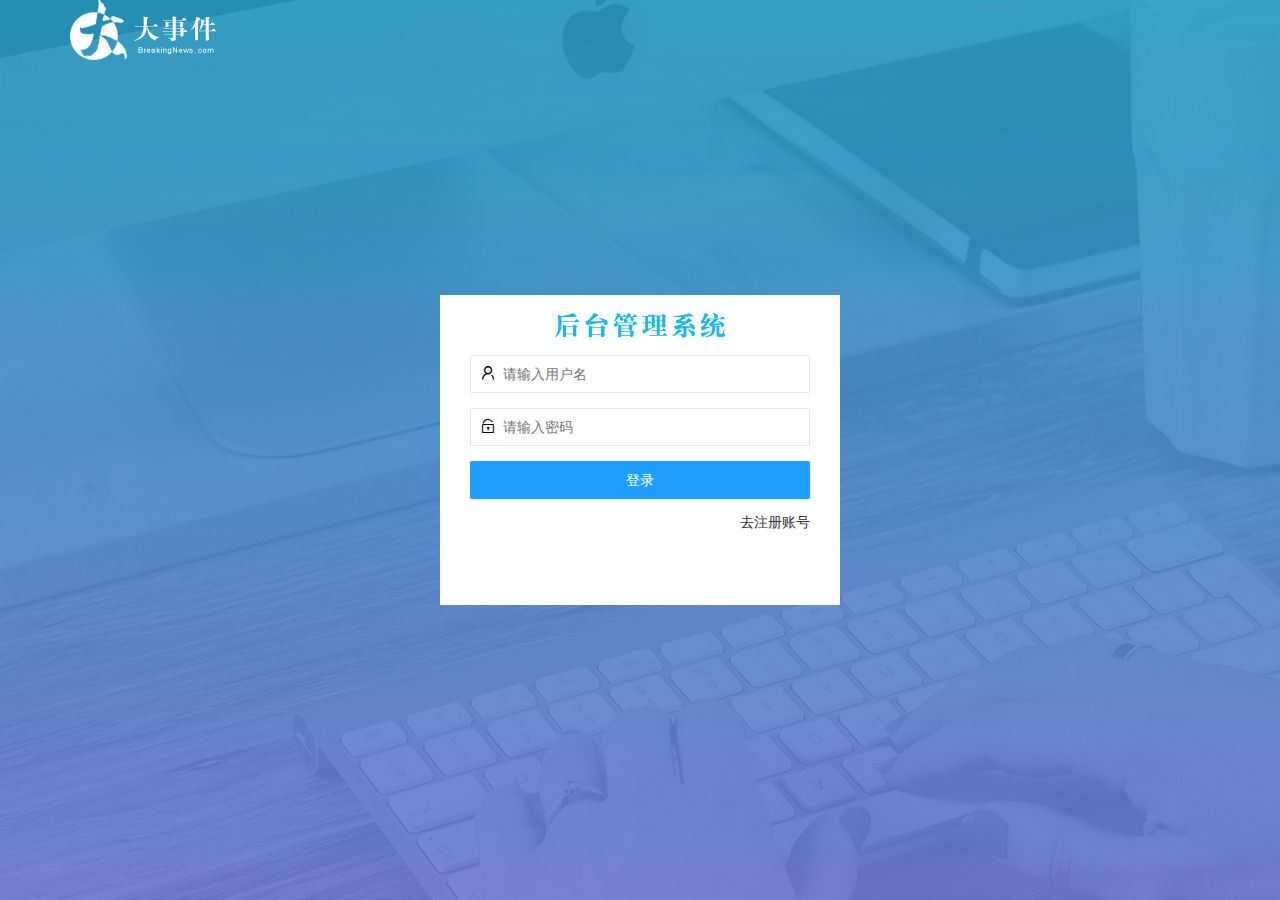
<file: login.html>
<!DOCTYPE html>
<html lang="en">

<head>
    <meta charset="UTF-8">
    <meta http-equiv="X-UA-Compatible" content="IE=edge">
    <meta name="viewport" content="width=device-width, initial-scale=1.0">
    <title>Document</title>
    <link rel="stylesheet" href="/assets/lib/layui/css/layui.css">
    <link rel="stylesheet" href="/assets/css/login.css">
</head>

<body>
    <!-- 头部 LOGO 区域 -->
    <div class="layui-main">
        <img src="/assets/images/logo.png" alt="">
    </div>

    <!-- 登录注册区域 -->
    <div class="loginArea">

        <div class="title"></div>

        <div class="loginAndRegBox">
            <div class="title-box"></div>
            <!-- 登录的div -->
            <div class="login-box">
              <!-- 登录的表单 -->
              <form class="layui-form" id="form_login">
                <!-- 用户名 -->
                <div class="layui-form-item">
                  <i class="layui-icon layui-icon-username"></i>
                  <input type="text" name="username" required lay-verify="required" placeholder="请输入用户名" autocomplete="off" class="layui-input" id="loginName"/>
                </div>
                <!-- 密码 -->
                <div class="layui-form-item">
                  <i class="layui-icon layui-icon-password"></i>
                  <input type="password" name="password" required lay-verify="required|pwd" placeholder="请输入密码" autocomplete="off" class="layui-input" id="loginPsd"/>
                </div>
                <!-- 登录按钮 -->
                <div class="layui-form-item">
                  <!-- 注意：表单提交按钮和普通按钮的区别，就是 lay-submit 属性 -->
                  <button class="layui-btn layui-btn-fluid layui-btn-normal" lay-submit>登录</button>
                </div>
                <div class="layui-form-item links">
                  <a href="javascript:;" id="link_reg">去注册账号</a>
                </div>
              </form>
            </div>
            <!-- 注册的div -->
            <div class="reg-box">
              <!-- 注册的表单 -->
              <form class="layui-form" id="form_reg">
                <!-- 用户名 -->
                <div class="layui-form-item">
                  <i class="layui-icon layui-icon-username"></i>
                  <input type="text" name="username" required lay-verify="required" placeholder="请输入用户名" autocomplete="off" class="layui-input" id="username"/>
                </div>
                <!-- 密码 -->
                <div class="layui-form-item">
                  <i class="layui-icon layui-icon-password"></i>
                  <input type="password" name="password" required lay-verify="required|pwd" placeholder="请输入密码" autocomplete="off" class="layui-input" id="pwd" />
                </div>
                <!-- 密码确认框 -->
                <div class="layui-form-item">
                  <i class="layui-icon layui-icon-password"></i>
                  <input type="password" name="repassword" required lay-verify="required|pwd|repwd" placeholder="再次确认密码" autocomplete="off" class="layui-input" />
                </div>
                <!-- 注册按钮 -->
                <div class="layui-form-item">
                  <!-- 注意：表单提交按钮和普通按钮的区别，就是 lay-submit 属性 -->
                  <button class="layui-btn layui-btn-fluid layui-btn-normal" lay-submit>注册</button>
                </div>
                <div class="layui-form-item links">
                  <a href="javascript:;" id="link_login">去登录</a>
                </div>
              </form>
            </div>
          </div>

    <!-- 导入jquery和自己的脚本文件 -->
    <script src="/assets/lib/axios.js"></script>
    <script src="/assets/lib/layui/layui.all.js"></script>
    <script src="/assets/lib/jquery.js"></script>
    <script src="/assets/js/baseAPI.js"></script>

    <script src="/assets/js/login.js"></script>

</body>

</html>
</file>
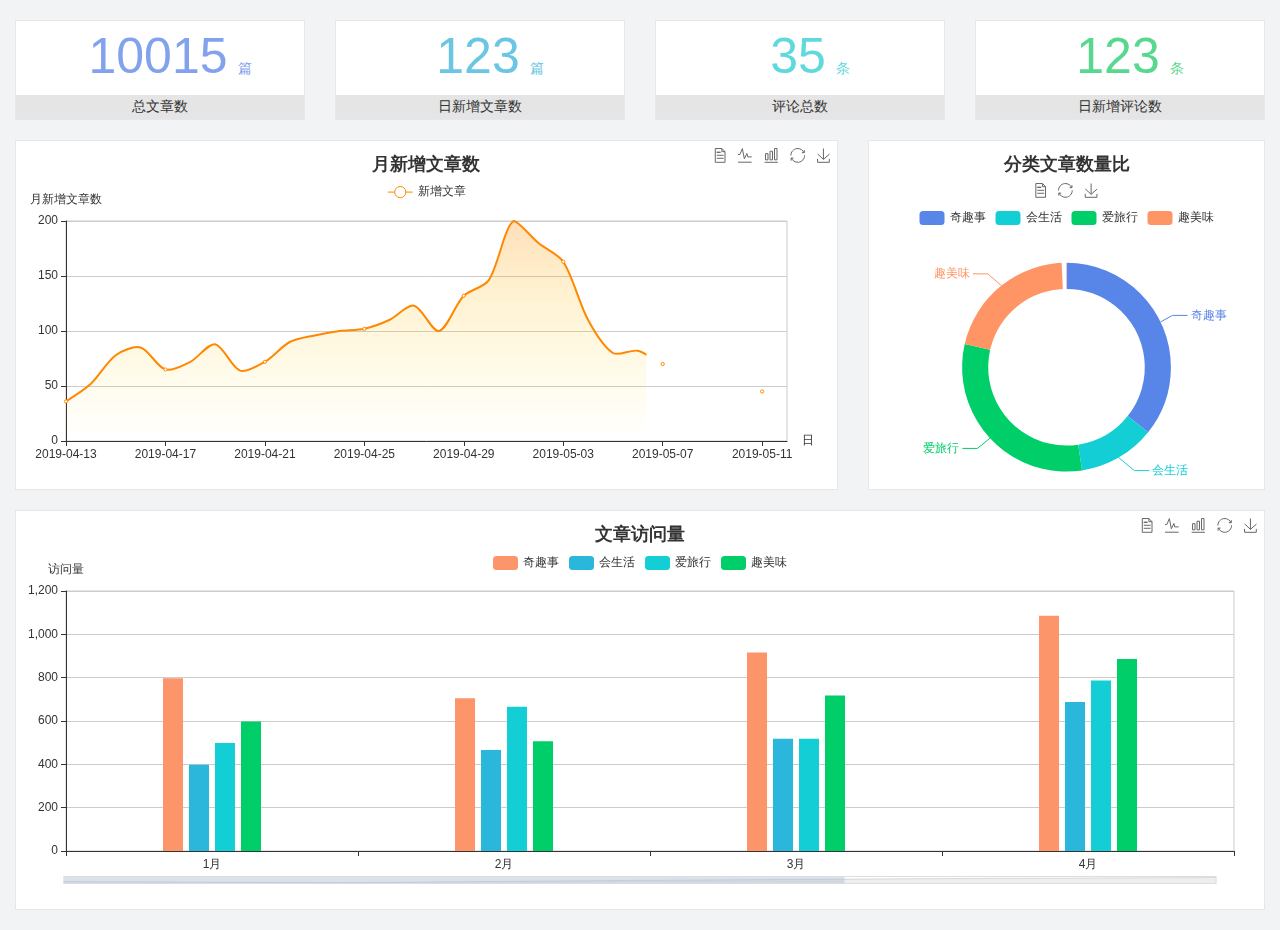
<file: home/dashboard.html>
<!DOCTYPE html>
<html lang="en">

<head>
  <meta charset="UTF-8">
  <meta name="viewport" content="width=device-width, initial-scale=1.0">
  <meta http-equiv="X-UA-Compatible" content="ie=edge">
  <title>图表统计</title>
  <link rel="stylesheet" href="../../assets/lib/bootstrap.css" />
  <link rel="stylesheet" href="../../assets/lib/main.css" />
  <script src="../../assets/lib/jquery.js"></script>
  <script type="text/javascript" src="../../assets/lib/echarts.min.js"></script>
</head>

<body>
  <div class="container-fluid">
    <div class="row spannel_list">
      <div class="col-sm-3 col-xs-6">
        <div class="spannel">
          <em>10015</em><span>篇</span>
          <b>总文章数</b>
        </div>
      </div>
      <div class="col-sm-3 col-xs-6">
        <div class="spannel scolor01">
          <em>123</em><span>篇</span>
          <b>日新增文章数</b>
        </div>
      </div>
      <div class="col-sm-3 col-xs-6">
        <div class="spannel scolor02">
          <em>35</em><span>条</span>
          <b>评论总数</b>
        </div>
      </div>
      <div class="col-sm-3 col-xs-6">
        <div class="spannel scolor03">
          <em>123</em><span>条</span>
          <b>日新增评论数</b>
        </div>
      </div>
    </div>
  </div>

  <div class="container-fluid">
    <div class="row curve-pie">
      <div class="col-lg-8 col-md-8">
        <div class="gragh_pannel" id="curve_show"></div>
      </div>
      <div class="col-lg-4 col-md-4">
        <div class="gragh_pannel" id="pie_show"></div>
      </div>
    </div>
  </div>

  <div class="container-fluid">
    <div class="column_pannel" id="column_show"></div>
  </div>

  <script>
    var oChart = echarts.init(document.getElementById('curve_show'));
    var aList_all = [
      { 'count': 36, 'date': '2019-04-13' },
      { 'count': 52, 'date': '2019-04-14' },
      { 'count': 78, 'date': '2019-04-15' },
      { 'count': 85, 'date': '2019-04-16' },
      { 'count': 65, 'date': '2019-04-17' },
      { 'count': 72, 'date': '2019-04-18' },
      { 'count': 88, 'date': '2019-04-19' },
      { 'count': 64, 'date': '2019-04-20' },
      { 'count': 72, 'date': '2019-04-21' },
      { 'count': 90, 'date': '2019-04-22' },
      { 'count': 96, 'date': '2019-04-23' },
      { 'count': 100, 'date': '2019-04-24' },
      { 'count': 102, 'date': '2019-04-25' },
      { 'count': 110, 'date': '2019-04-26' },
      { 'count': 123, 'date': '2019-04-27' },
      { 'count': 100, 'date': '2019-04-28' },
      { 'count': 132, 'date': '2019-04-29' },
      { 'count': 146, 'date': '2019-04-30' },
      { 'count': 200, 'date': '2019-05-01' },
      { 'count': 180, 'date': '2019-05-02' },
      { 'count': 163, 'date': '2019-05-03' },
      { 'count': 110, 'date': '2019-05-04' },
      { 'count': 80, 'date': '2019-05-05' },
      { 'count': 82, 'date': '2019-05-06' },
      { 'count': 70, 'date': '2019-05-07' },
      { 'count': 65, 'date': '2019-05-08' },
      { 'count': 54, 'date': '2019-05-09' },
      { 'count': 40, 'date': '2019-05-10' },
      { 'count': 45, 'date': '2019-05-11' },
      { 'count': 38, 'date': '2019-05-12' },
    ];

    let aCount = [];
    let aDate = [];

    for (var i = 0; i < aList_all.length; i++) {
      aCount.push(aList_all[i].count);
      aDate.push(aList_all[i].date);
    }

    var chartopt = {
      title: {
        text: '月新增文章数',
        left: 'center',
        top: '10'
      },
      tooltip: {
        trigger: 'axis'
      },
      legend: {
        data: ['新增文章'],
        top: '40'
      },
      toolbox: {
        show: true,
        feature: {
          mark: { show: true },
          dataView: { show: true, readOnly: false },
          magicType: { show: true, type: ['line', 'bar'] },
          restore: { show: true },
          saveAsImage: { show: true }
        }
      },
      calculable: true,
      xAxis: [
        {
          name: '日',
          type: 'category',
          boundaryGap: false,
          data: aDate
        }
      ],
      yAxis: [
        {
          name: '月新增文章数',
          type: 'value'
        }
      ],
      series: [
        {
          name: '新增文章',
          type: 'line',
          smooth: true,
          itemStyle: { normal: { areaStyle: { type: 'default' }, color: '#f80' }, lineStyle: { color: '#f80' } },
          data: aCount
        }],
      areaStyle: {
        normal: {
          color: new echarts.graphic.LinearGradient(0, 0, 0, 1, [{
            offset: 0,
            color: 'rgba(255,136,0,0.39)'
          }, {
            offset: .34,
            color: 'rgba(255,180,0,0.25)'
          }, {
            offset: 1,
            color: 'rgba(255,222,0,0.00)'
          }])

        }
      },
      grid: {
        show: true,
        x: 50,
        x2: 50,
        y: 80,
        height: 220
      }
    };

    oChart.setOption(chartopt);


    var oPie = echarts.init(document.getElementById('pie_show'));
    var oPieopt =
    {
      title: {
        top: 10,
        text: '分类文章数量比',
        x: 'center'
      },
      tooltip: {
        trigger: 'item',
        formatter: "{a} <br/>{b} : {c} ({d}%)"
      },
      color: ['#5885e8', '#13cfd5', '#00ce68', '#ff9565'],
      legend: {
        x: 'center',
        top: 65,
        data: ['奇趣事', '会生活', '爱旅行', '趣美味']
      },
      toolbox: {
        show: true,
        x: 'center',
        top: 35,
        feature: {
          mark: { show: true },
          dataView: { show: true, readOnly: false },
          magicType: {
            show: true,
            type: ['pie', 'funnel'],
            option: {
              funnel: {
                x: '25%',
                width: '50%',
                funnelAlign: 'left',
                max: 1548
              }
            }
          },
          restore: { show: true },
          saveAsImage: { show: true }
        }
      },
      calculable: true,
      series: [
        {
          name: '访问来源',
          type: 'pie',
          radius: ['45%', '60%'],
          center: ['50%', '65%'],
          data: [
            { value: 300, name: '奇趣事' },
            { value: 100, name: '会生活' },
            { value: 260, name: '爱旅行' },
            { value: 180, name: '趣美味' }
          ]
        }
      ]
    };
    oPie.setOption(oPieopt);



    var oColumn = this.echarts.init(document.getElementById('column_show'));
    var oColumnopt =
    {
      title: {
        text: '文章访问量',
        left: 'center',
        top: '10'
      },
      tooltip: {
        trigger: 'axis'
      },
      legend: {
        data: ['奇趣事', '会生活', '爱旅行', '趣美味'],
        top: '40'
      },
      toolbox: {
        show: true,
        feature: {
          mark: { show: true },
          dataView: { show: true, readOnly: false },
          magicType: { show: true, type: ['line', 'bar'] },
          restore: { show: true },
          saveAsImage: { show: true }
        }
      },
      calculable: true,
      xAxis: [
        {
          type: 'category',
          data: ['1月', '2月', '3月', '4月', '5月']
        }
      ],
      yAxis: [
        {
          name: '访问量',
          type: 'value'
        }
      ],
      series: [
        {
          name: '奇趣事',
          type: 'bar',
          barWidth: 20,
          itemStyle: {
            normal: { areaStyle: { type: 'default' }, color: '#fd956a' }
          },
          data: [800, 708, 920, 1090, 1200]
        },
        {
          name: '会生活',
          type: 'bar',
          barWidth: 20,
          itemStyle: {
            normal: { areaStyle: { type: 'default' }, color: '#2bb6db' }
          },
          data: [400, 468, 520, 690, 800]
        },
        {
          name: '爱旅行',
          type: 'bar',
          barWidth: 20,
          itemStyle: {
            normal: { areaStyle: { type: 'default' }, color: '#13cfd5' }
          },
          data: [500, 668, 520, 790, 900]
        },
        {
          name: '趣美味',
          type: 'bar',
          barWidth: 20,
          itemStyle: {
            normal: { areaStyle: { type: 'default' }, color: '#00ce68' }
          },
          data: [600, 508, 720, 890, 1000]
        }
      ],
      grid: {
        show: true,
        x: 50,
        x2: 30,
        y: 80,
        height: 260
      },
      dataZoom: [//给x轴设置滚动条
        {
          start: 0,//默认为0
          end: 100 - 1000 / 31,//默认为100
          type: 'slider',
          show: true,
          xAxisIndex: [0],
          handleSize: 0,//滑动条的 左右2个滑动条的大小
          height: 8,//组件高度
          left: 45, //左边的距离
          right: 50,//右边的距离
          bottom: 26,//右边的距离
          handleColor: '#ddd',//h滑动图标的颜色
          handleStyle: {
            borderColor: "#cacaca",
            borderWidth: "1",
            shadowBlur: 2,
            background: "#ddd",
            shadowColor: "#ddd",
          }
        }]
    };
    oColumn.setOption(oColumnopt);
  </script>
</body>

</html>
</file>
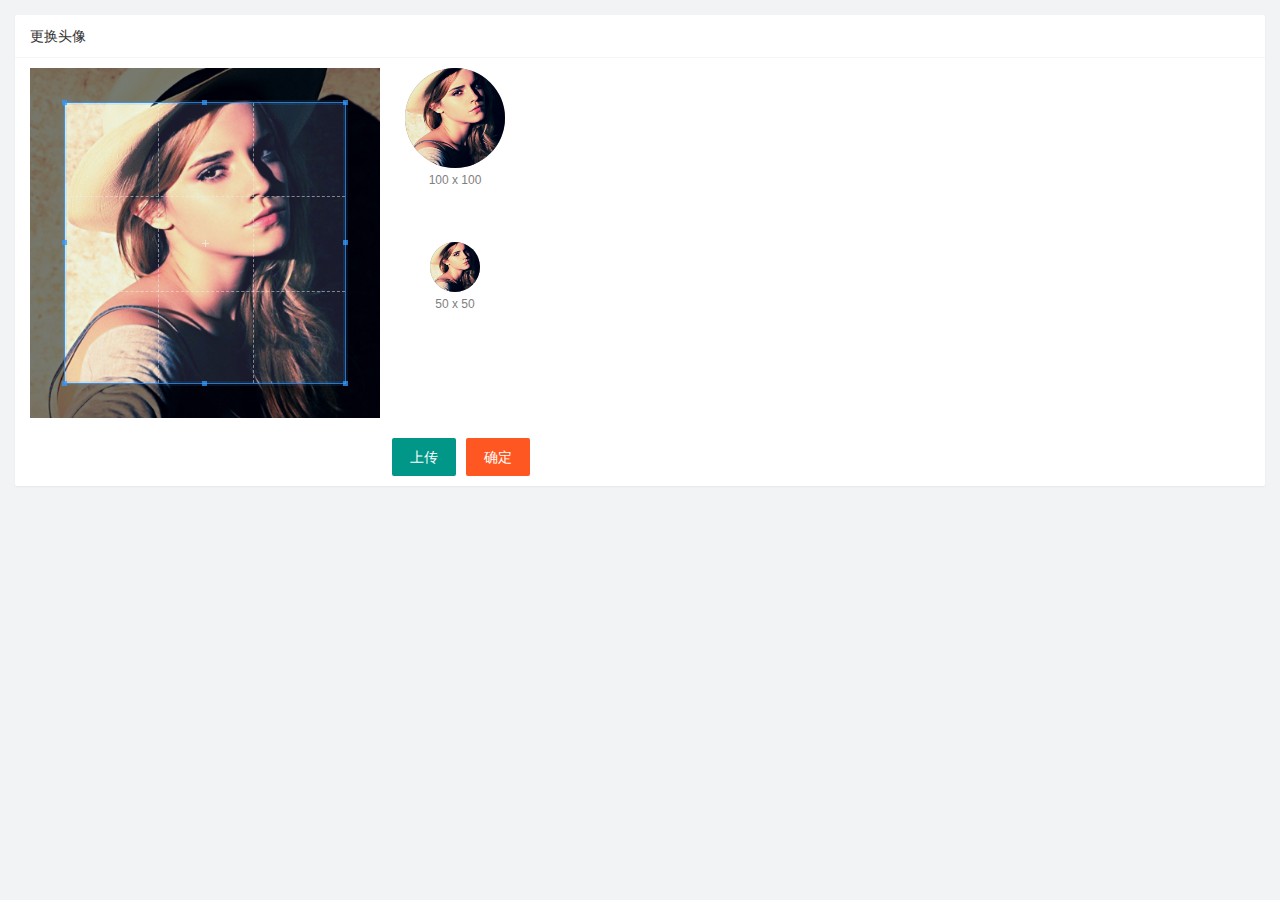
<file: user/user_avatar.html>
<!DOCTYPE html>
<html lang="en">

<head>
    <meta charset="UTF-8">
    <meta http-equiv="X-UA-Compatible" content="IE=edge">
    <meta name="viewport" content="width=device-width, initial-scale=1.0">
    <title>Document</title>
    <link rel="stylesheet" href="/assets/lib/layui/css/layui.css">
    <link rel="stylesheet" href="/assets/css/user/user_avatar.css">
    <link rel="stylesheet" href="/assets/lib/cropper/cropper.css">
</head>

<body>
    <div class="layui-card">
        <div class="layui-card-header">更换头像</div>
        <div class="layui-card-body">
            <!-- 第一行的图片裁剪和预览区域 -->
            <div class="row1">
                <!-- 图片裁剪区域 -->
                <div class="cropper-box">
                    <!-- 这个 img 标签很重要，将来会把它初始化为裁剪区域 -->
                    <img id="image" src="/assets/images/sample.jpg" />
                </div>
                <!-- 图片的预览区域 -->
                <div class="preview-box">
                    <div>
                        <!-- 宽高为 100px 的预览区域 -->
                        <div class="img-preview w100"></div>
                        <p class="size">100 x 100</p>
                    </div>
                    <div>
                        <!-- 宽高为 50px 的预览区域 -->
                        <div class="img-preview w50"></div>
                        <p class="size">50 x 50</p>
                    </div>
                </div>
            </div >
            <div class="row2">
                <!-- accept可以指定用户选择什么类型的文件 -->
                <input type="file" name="" class="up" accept="image/png,image/jepg">
                <button type="button" class="layui-btn" id="upload">上传</button>
                <button type="button" class="layui-btn layui-btn-danger" id="confirm">确定</button>
            </div>
        </div>
    </div>


    <script src="/assets/lib/layui/layui.all.js"></script>
    <script src="/assets/lib/jquery.js"></script>
    <script src="/assets/lib/cropper/Cropper.js"></script>
    <script src="/assets/lib/cropper/jquery-cropper.js"></script>
    <script src="/assets/js/baseAPI.js"></script>
    <script src="/assets/js/user/user_avatar.js"></script>
</body>

</html>
</file>
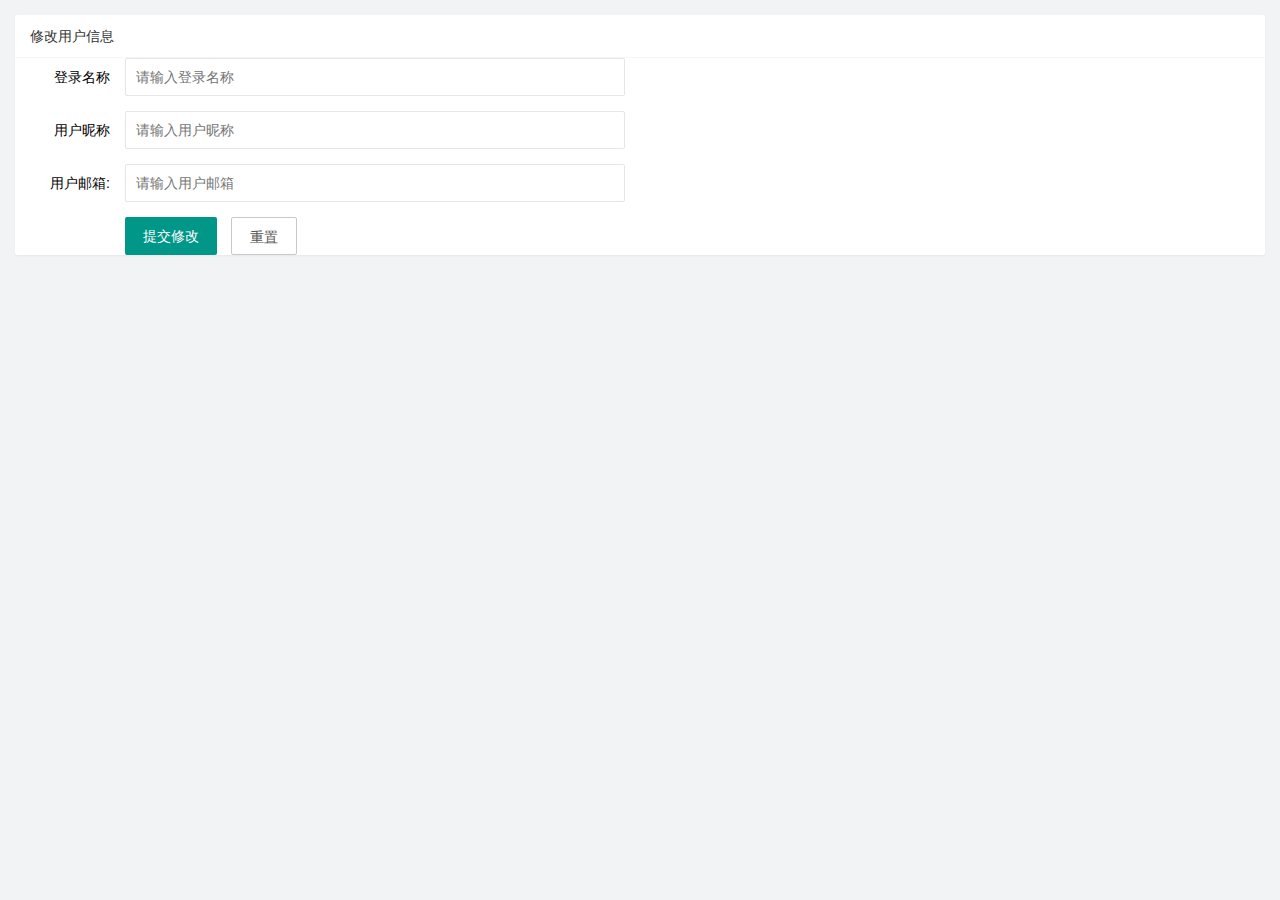
<file: user/user_info.html>
<!DOCTYPE html>
<html lang="en">

<head>
    <meta charset="UTF-8">
    <meta http-equiv="X-UA-Compatible" content="IE=edge">
    <meta name="viewport" content="width=device-width, initial-scale=1.0">
    <title>Document</title>
    <link rel="stylesheet" href="/assets/lib/layui/css/layui.css">
    <link rel="stylesheet" href="/assets/css/user/user.css">
</head>

<body>
    <div class="layui-card">
        <div class="layui-card-header">修改用户信息</div>
        <form class="layui-form" lay-filter="user_info">
            <input type="hidden" name="id" value="">
            <div class="layui-form-item">
                <label class="layui-form-label">登录名称</label>
                <div class="layui-input-block">
                    <input type="text" name="username" required lay-verify="required" placeholder="请输入登录名称"
                        autocomplete="off" class="layui-input" readonly>
                </div>
            </div>
            <div class="layui-form-item">
                <label class="layui-form-label">用户昵称</label>
                <div class="layui-input-block">
                    <input type="text" name="nickname" required lay-verify="required|nikname" placeholder="请输入用户昵称"
                        autocomplete="off" class="layui-input">
                </div>
            </div>
            <div class="layui-form-item">
                <label class="layui-form-label">用户邮箱:</label>
                <div class="layui-input-block">
                    <input type="text" name="email" required lay-verify="required|email" placeholder="请输入用户邮箱"
                        autocomplete="off" class="layui-input">
                </div>
            </div>
            <div class="layui-form-item">
                <div class="layui-input-block">
                    <button class="layui-btn" lay-submit lay-filter="formDemo" id="modiify">提交修改</button>
                    <button type="reset" class="layui-btn layui-btn-primary" id="reset">重置</button>
                </div>
              </div>
        </form>
    </div>

    <script src="/assets/lib/layui/layui.all.js"></script>
    <script src="/assets/lib/jquery.js"></script>
    <script src="/assets/js/baseAPI.js"></script>
    <script src="/assets/js/user/user_info.js"></script>
</body>

</html>
</file>
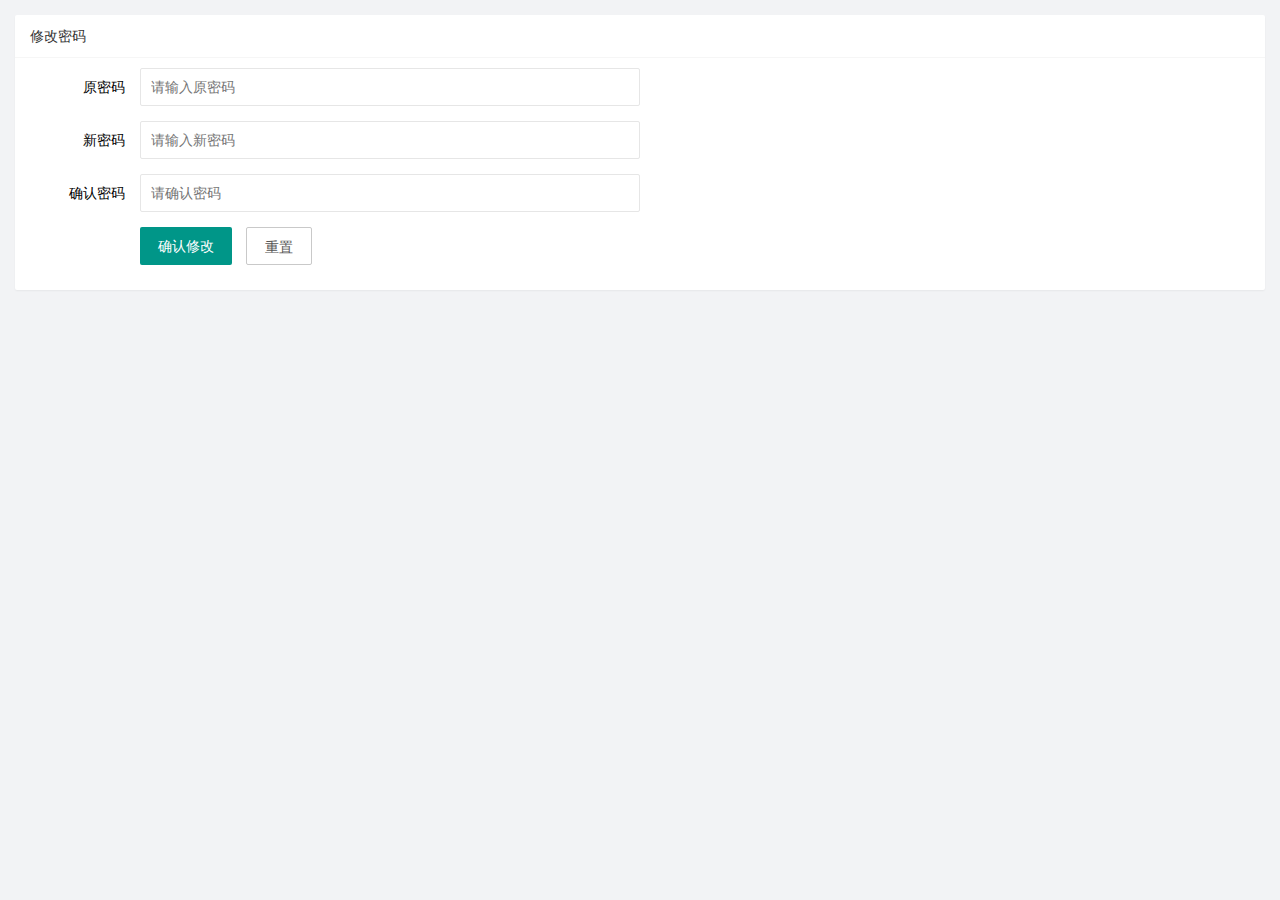
<file: user/user_pwd.html>
<!DOCTYPE html>
<html lang="en">

<head>
    <meta charset="UTF-8">
    <meta http-equiv="X-UA-Compatible" content="IE=edge">
    <meta name="viewport" content="width=device-width, initial-scale=1.0">
    <title>Document</title>
    <link rel="stylesheet" href="/assets/lib/layui/css/layui.css">
    <link rel="stylesheet" href="/assets/css/user/user_pwd.css">
</head>

<body>

    <div class="layui-card">
        <div class="layui-card-header">修改密码</div>
        <div class="layui-card-body">
            <form class="layui-form" lay-filter="user_info">
                <input type="hidden" name="id" value="">
                <div class="layui-form-item">
                    <label class="layui-form-label">原密码</label>
                    <div class="layui-input-block">
                        <input type="password" name="oldPwd" required lay-verify="required|pwd" placeholder="请输入原密码"
                            autocomplete="off" class="layui-input" id="oldpwd">
                    </div>
                </div>
                <div class="layui-form-item">
                    <label class="layui-form-label">新密码</label>
                    <div class="layui-input-block">
                        <input type="password" name="newPwd" required lay-verify="required|pwd|samePwd" placeholder="请输入新密码"
                            autocomplete="off" class="layui-input" id="newpwd">
                    </div>
                </div>
                <div class="layui-form-item">
                    <label class="layui-form-label">确认密码</label>
                    <div class="layui-input-block">
                        <input type="password" name="confirmPwd" required lay-verify="required|pwd|repwd" placeholder="请确认密码"
                            autocomplete="off" class="layui-input" >
                    </div>
                </div>
                <div class="layui-form-item">
                    <div class="layui-input-block">
                      <button class="layui-btn" lay-submit lay-filter="formDemo">确认修改</button>
                      <button type="reset" class="layui-btn layui-btn-primary">重置</button>
                    </div>
                  </div>
            </form>
        </div>
    </div>




    <script src="/assets/lib/jquery.js"></script>
    <script src="/assets/lib/layui/layui.all.js"></script>
    <script src="/assets/js/baseAPI.js"></script>
    <script src="/assets/js/user/user_pwd.js"></script>
</body>

</html>
</file>
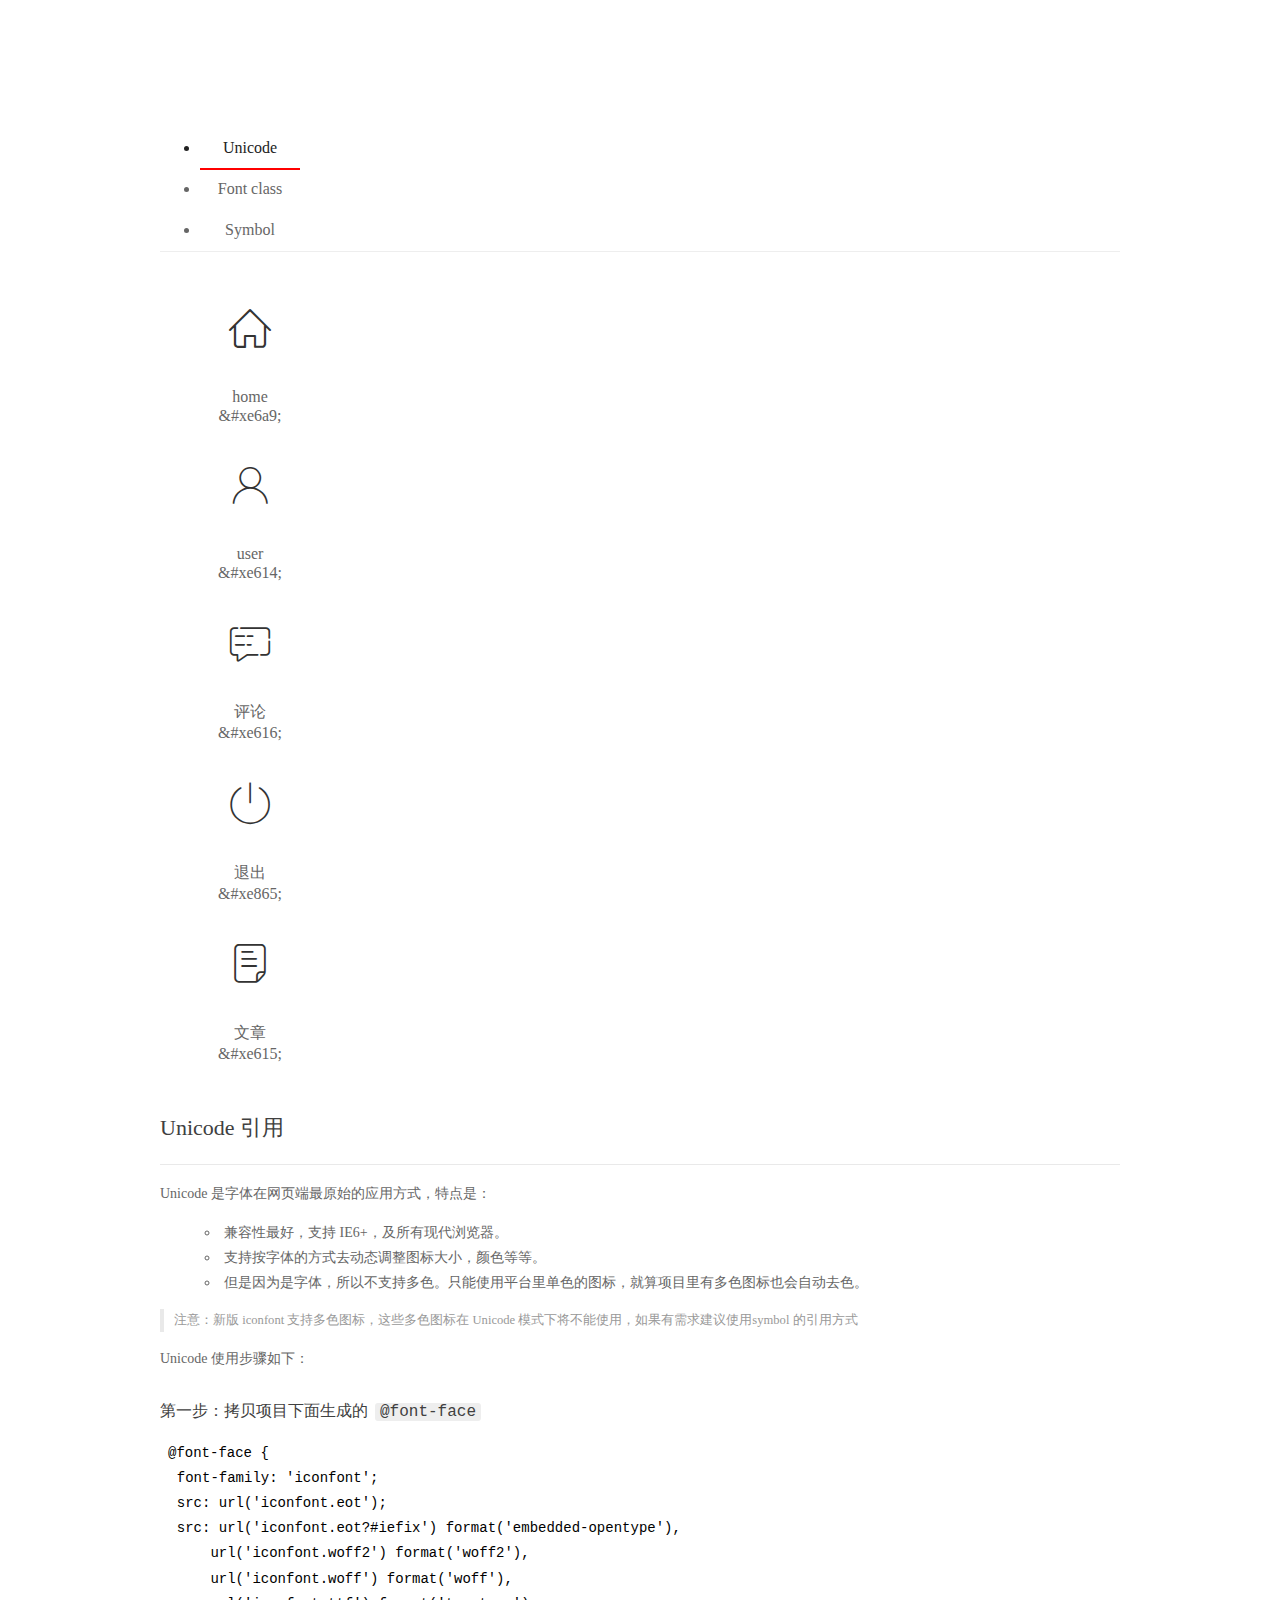
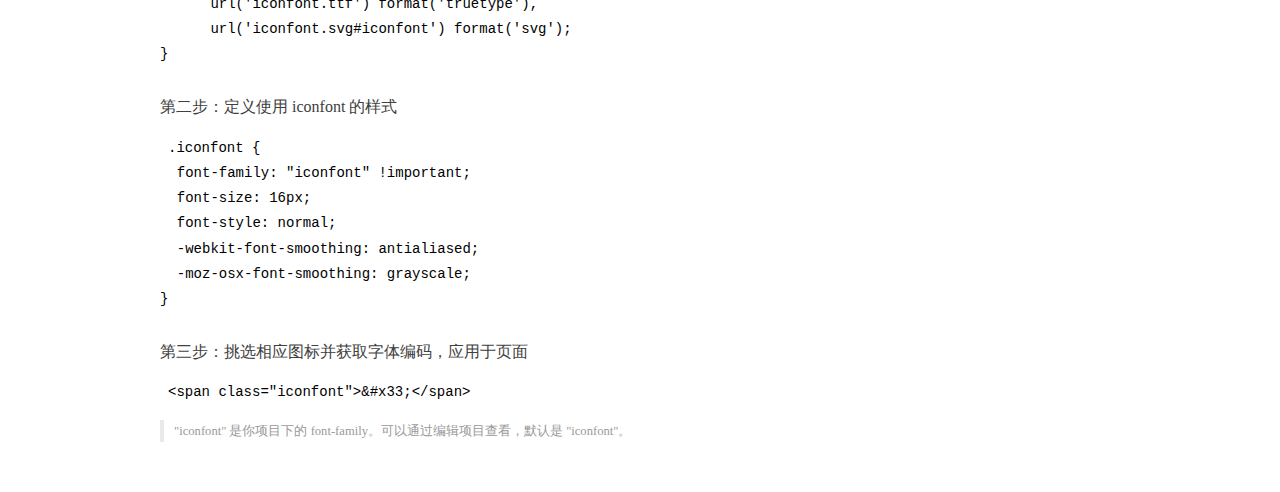
<file: assets/fonts/demo_index.html>
<!DOCTYPE html>
<html>
<head>
  <meta charset="utf-8"/>
  <title>IconFont Demo</title>
  <link rel="shortcut icon" href="https://gtms04.alicdn.com/tps/i4/TB1_oz6GVXXXXaFXpXXJDFnIXXX-64-64.ico" type="image/x-icon"/>
  <link rel="stylesheet" href="https://g.alicdn.com/thx/cube/1.3.2/cube.min.css">
  <link rel="stylesheet" href="demo.css">
  <link rel="stylesheet" href="iconfont.css">
  <script src="iconfont.js"></script>
  <!-- jQuery -->
  <script src="https://a1.alicdn.com/oss/uploads/2018/12/26/7bfddb60-08e8-11e9-9b04-53e73bb6408b.js"></script>
  <!-- 代码高亮 -->
  <script src="https://a1.alicdn.com/oss/uploads/2018/12/26/a3f714d0-08e6-11e9-8a15-ebf944d7534c.js"></script>
</head>
<body>
  <div class="main">
    <h1 class="logo"><a href="https://www.iconfont.cn/" title="iconfont 首页" target="_blank">&#xe86b;</a></h1>
    <div class="nav-tabs">
      <ul id="tabs" class="dib-box">
        <li class="dib active"><span>Unicode</span></li>
        <li class="dib"><span>Font class</span></li>
        <li class="dib"><span>Symbol</span></li>
      </ul>
      
    </div>
    <div class="tab-container">
      <div class="content unicode" style="display: block;">
          <ul class="icon_lists dib-box">
          
            <li class="dib">
              <span class="icon iconfont">&#xe6a9;</span>
                <div class="name">home</div>
                <div class="code-name">&amp;#xe6a9;</div>
              </li>
          
            <li class="dib">
              <span class="icon iconfont">&#xe614;</span>
                <div class="name">user</div>
                <div class="code-name">&amp;#xe614;</div>
              </li>
          
            <li class="dib">
              <span class="icon iconfont">&#xe616;</span>
                <div class="name">评论</div>
                <div class="code-name">&amp;#xe616;</div>
              </li>
          
            <li class="dib">
              <span class="icon iconfont">&#xe865;</span>
                <div class="name">退出</div>
                <div class="code-name">&amp;#xe865;</div>
              </li>
          
            <li class="dib">
              <span class="icon iconfont">&#xe615;</span>
                <div class="name">文章</div>
                <div class="code-name">&amp;#xe615;</div>
              </li>
          
          </ul>
          <div class="article markdown">
          <h2 id="unicode-">Unicode 引用</h2>
          <hr>

          <p>Unicode 是字体在网页端最原始的应用方式，特点是：</p>
          <ul>
            <li>兼容性最好，支持 IE6+，及所有现代浏览器。</li>
            <li>支持按字体的方式去动态调整图标大小，颜色等等。</li>
            <li>但是因为是字体，所以不支持多色。只能使用平台里单色的图标，就算项目里有多色图标也会自动去色。</li>
          </ul>
          <blockquote>
            <p>注意：新版 iconfont 支持多色图标，这些多色图标在 Unicode 模式下将不能使用，如果有需求建议使用symbol 的引用方式</p>
          </blockquote>
          <p>Unicode 使用步骤如下：</p>
          <h3 id="-font-face">第一步：拷贝项目下面生成的 <code>@font-face</code></h3>
<pre><code class="language-css"
>@font-face {
  font-family: 'iconfont';
  src: url('iconfont.eot');
  src: url('iconfont.eot?#iefix') format('embedded-opentype'),
      url('iconfont.woff2') format('woff2'),
      url('iconfont.woff') format('woff'),
      url('iconfont.ttf') format('truetype'),
      url('iconfont.svg#iconfont') format('svg');
}
</code></pre>
          <h3 id="-iconfont-">第二步：定义使用 iconfont 的样式</h3>
<pre><code class="language-css"
>.iconfont {
  font-family: "iconfont" !important;
  font-size: 16px;
  font-style: normal;
  -webkit-font-smoothing: antialiased;
  -moz-osx-font-smoothing: grayscale;
}
</code></pre>
          <h3 id="-">第三步：挑选相应图标并获取字体编码，应用于页面</h3>
<pre>
<code class="language-html"
>&lt;span class="iconfont"&gt;&amp;#x33;&lt;/span&gt;
</code></pre>
          <blockquote>
            <p>"iconfont" 是你项目下的 font-family。可以通过编辑项目查看，默认是 "iconfont"。</p>
          </blockquote>
          </div>
      </div>
      <div class="content font-class">
        <ul class="icon_lists dib-box">
          
          <li class="dib">
            <span class="icon iconfont icon-home"></span>
            <div class="name">
              home
            </div>
            <div class="code-name">.icon-home
            </div>
          </li>
          
          <li class="dib">
            <span class="icon iconfont icon-user"></span>
            <div class="name">
              user
            </div>
            <div class="code-name">.icon-user
            </div>
          </li>
          
          <li class="dib">
            <span class="icon iconfont icon-pinglun"></span>
            <div class="name">
              评论
            </div>
            <div class="code-name">.icon-pinglun
            </div>
          </li>
          
          <li class="dib">
            <span class="icon iconfont icon-tuichu"></span>
            <div class="name">
              退出
            </div>
            <div class="code-name">.icon-tuichu
            </div>
          </li>
          
          <li class="dib">
            <span class="icon iconfont icon-16"></span>
            <div class="name">
              文章
            </div>
            <div class="code-name">.icon-16
            </div>
          </li>
          
        </ul>
        <div class="article markdown">
        <h2 id="font-class-">font-class 引用</h2>
        <hr>

        <p>font-class 是 Unicode 使用方式的一种变种，主要是解决 Unicode 书写不直观，语意不明确的问题。</p>
        <p>与 Unicode 使用方式相比，具有如下特点：</p>
        <ul>
          <li>兼容性良好，支持 IE8+，及所有现代浏览器。</li>
          <li>相比于 Unicode 语意明确，书写更直观。可以很容易分辨这个 icon 是什么。</li>
          <li>因为使用 class 来定义图标，所以当要替换图标时，只需要修改 class 里面的 Unicode 引用。</li>
          <li>不过因为本质上还是使用的字体，所以多色图标还是不支持的。</li>
        </ul>
        <p>使用步骤如下：</p>
        <h3 id="-fontclass-">第一步：引入项目下面生成的 fontclass 代码：</h3>
<pre><code class="language-html">&lt;link rel="stylesheet" href="./iconfont.css"&gt;
</code></pre>
        <h3 id="-">第二步：挑选相应图标并获取类名，应用于页面：</h3>
<pre><code class="language-html">&lt;span class="iconfont icon-xxx"&gt;&lt;/span&gt;
</code></pre>
        <blockquote>
          <p>"
            iconfont" 是你项目下的 font-family。可以通过编辑项目查看，默认是 "iconfont"。</p>
        </blockquote>
      </div>
      </div>
      <div class="content symbol">
          <ul class="icon_lists dib-box">
          
            <li class="dib">
                <svg class="icon svg-icon" aria-hidden="true">
                  <use xlink:href="#icon-home"></use>
                </svg>
                <div class="name">home</div>
                <div class="code-name">#icon-home</div>
            </li>
          
            <li class="dib">
                <svg class="icon svg-icon" aria-hidden="true">
                  <use xlink:href="#icon-user"></use>
                </svg>
                <div class="name">user</div>
                <div class="code-name">#icon-user</div>
            </li>
          
            <li class="dib">
                <svg class="icon svg-icon" aria-hidden="true">
                  <use xlink:href="#icon-pinglun"></use>
                </svg>
                <div class="name">评论</div>
                <div class="code-name">#icon-pinglun</div>
            </li>
          
            <li class="dib">
                <svg class="icon svg-icon" aria-hidden="true">
                  <use xlink:href="#icon-tuichu"></use>
                </svg>
                <div class="name">退出</div>
                <div class="code-name">#icon-tuichu</div>
            </li>
          
            <li class="dib">
                <svg class="icon svg-icon" aria-hidden="true">
                  <use xlink:href="#icon-16"></use>
                </svg>
                <div class="name">文章</div>
                <div class="code-name">#icon-16</div>
            </li>
          
          </ul>
          <div class="article markdown">
          <h2 id="symbol-">Symbol 引用</h2>
          <hr>

          <p>这是一种全新的使用方式，应该说这才是未来的主流，也是平台目前推荐的用法。相关介绍可以参考这篇<a href="">文章</a>
            这种用法其实是做了一个 SVG 的集合，与另外两种相比具有如下特点：</p>
          <ul>
            <li>支持多色图标了，不再受单色限制。</li>
            <li>通过一些技巧，支持像字体那样，通过 <code>font-size</code>, <code>color</code> 来调整样式。</li>
            <li>兼容性较差，支持 IE9+，及现代浏览器。</li>
            <li>浏览器渲染 SVG 的性能一般，还不如 png。</li>
          </ul>
          <p>使用步骤如下：</p>
          <h3 id="-symbol-">第一步：引入项目下面生成的 symbol 代码：</h3>
<pre><code class="language-html">&lt;script src="./iconfont.js"&gt;&lt;/script&gt;
</code></pre>
          <h3 id="-css-">第二步：加入通用 CSS 代码（引入一次就行）：</h3>
<pre><code class="language-html">&lt;style&gt;
.icon {
  width: 1em;
  height: 1em;
  vertical-align: -0.15em;
  fill: currentColor;
  overflow: hidden;
}
&lt;/style&gt;
</code></pre>
          <h3 id="-">第三步：挑选相应图标并获取类名，应用于页面：</h3>
<pre><code class="language-html">&lt;svg class="icon" aria-hidden="true"&gt;
  &lt;use xlink:href="#icon-xxx"&gt;&lt;/use&gt;
&lt;/svg&gt;
</code></pre>
          </div>
      </div>

    </div>
  </div>
  <script>
  $(document).ready(function () {
      $('.tab-container .content:first').show()

      $('#tabs li').click(function (e) {
        var tabContent = $('.tab-container .content')
        var index = $(this).index()

        if ($(this).hasClass('active')) {
          return
        } else {
          $('#tabs li').removeClass('active')
          $(this).addClass('active')

          tabContent.hide().eq(index).fadeIn()
        }
      })
    })
  </script>
</body>
</html>
</file>
<file: assets/lib/layui/css/layui.css>
/** layui-v2.5.5 MIT License By https://www.layui.com */
 .layui-inline,img{display:inline-block;vertical-align:middle}h1,h2,h3,h4,h5,h6{font-weight:400}.layui-edge,.layui-header,.layui-inline,.layui-main{position:relative}.layui-body,.layui-edge,.layui-elip{overflow:hidden}.layui-btn,.layui-edge,.layui-inline,img{vertical-align:middle}.layui-btn,.layui-disabled,.layui-icon,.layui-unselect{-moz-user-select:none;-webkit-user-select:none;-ms-user-select:none}.layui-elip,.layui-form-checkbox span,.layui-form-pane .layui-form-label{text-overflow:ellipsis;white-space:nowrap}.layui-breadcrumb,.layui-tree-btnGroup{visibility:hidden}blockquote,body,button,dd,div,dl,dt,form,h1,h2,h3,h4,h5,h6,input,li,ol,p,pre,td,textarea,th,ul{margin:0;padding:0;-webkit-tap-highlight-color:rgba(0,0,0,0)}a:active,a:hover{outline:0}img{border:none}li{list-style:none}table{border-collapse:collapse;border-spacing:0}h4,h5,h6{font-size:100%}button,input,optgroup,option,select,textarea{font-family:inherit;font-size:inherit;font-style:inherit;font-weight:inherit;outline:0}pre{white-space:pre-wrap;white-space:-moz-pre-wrap;white-space:-pre-wrap;white-space:-o-pre-wrap;word-wrap:break-word}body{line-height:24px;font:14px Helvetica Neue,Helvetica,PingFang SC,Tahoma,Arial,sans-serif}hr{height:1px;margin:10px 0;border:0;clear:both}a{color:#333;text-decoration:none}a:hover{color:#777}a cite{font-style:normal;*cursor:pointer}.layui-border-box,.layui-border-box *{box-sizing:border-box}.layui-box,.layui-box *{box-sizing:content-box}.layui-clear{clear:both;*zoom:1}.layui-clear:after{content:'\20';clear:both;*zoom:1;display:block;height:0}.layui-inline{*display:inline;*zoom:1}.layui-edge{display:inline-block;width:0;height:0;border-width:6px;border-style:dashed;border-color:transparent}.layui-edge-top{top:-4px;border-bottom-color:#999;border-bottom-style:solid}.layui-edge-right{border-left-color:#999;border-left-style:solid}.layui-edge-bottom{top:2px;border-top-color:#999;border-top-style:solid}.layui-edge-left{border-right-color:#999;border-right-style:solid}.layui-disabled,.layui-disabled:hover{color:#d2d2d2!important;cursor:not-allowed!important}.layui-circle{border-radius:100%}.layui-show{display:block!important}.layui-hide{display:none!important}@font-face{font-family:layui-icon;src:url(../font/iconfont.eot?v=250);src:url(../font/iconfont.eot?v=250#iefix) format('embedded-opentype'),url(../font/iconfont.woff2?v=250) format('woff2'),url(../font/iconfont.woff?v=250) format('woff'),url(../font/iconfont.ttf?v=250) format('truetype'),url(../font/iconfont.svg?v=250#layui-icon) format('svg')}.layui-icon{font-family:layui-icon!important;font-size:16px;font-style:normal;-webkit-font-smoothing:antialiased;-moz-osx-font-smoothing:grayscale}.layui-icon-reply-fill:before{content:"\e611"}.layui-icon-set-fill:before{content:"\e614"}.layui-icon-menu-fill:before{content:"\e60f"}.layui-icon-search:before{content:"\e615"}.layui-icon-share:before{content:"\e641"}.layui-icon-set-sm:before{content:"\e620"}.layui-icon-engine:before{content:"\e628"}.layui-icon-close:before{content:"\1006"}.layui-icon-close-fill:before{content:"\1007"}.layui-icon-chart-screen:before{content:"\e629"}.layui-icon-star:before{content:"\e600"}.layui-icon-circle-dot:before{content:"\e617"}.layui-icon-chat:before{content:"\e606"}.layui-icon-release:before{content:"\e609"}.layui-icon-list:before{content:"\e60a"}.layui-icon-chart:before{content:"\e62c"}.layui-icon-ok-circle:before{content:"\1005"}.layui-icon-layim-theme:before{content:"\e61b"}.layui-icon-table:before{content:"\e62d"}.layui-icon-right:before{content:"\e602"}.layui-icon-left:before{content:"\e603"}.layui-icon-cart-simple:before{content:"\e698"}.layui-icon-face-cry:before{content:"\e69c"}.layui-icon-face-smile:before{content:"\e6af"}.layui-icon-survey:before{content:"\e6b2"}.layui-icon-tree:before{content:"\e62e"}.layui-icon-upload-circle:before{content:"\e62f"}.layui-icon-add-circle:before{content:"\e61f"}.layui-icon-download-circle:before{content:"\e601"}.layui-icon-templeate-1:before{content:"\e630"}.layui-icon-util:before{content:"\e631"}.layui-icon-face-surprised:before{content:"\e664"}.layui-icon-edit:before{content:"\e642"}.layui-icon-speaker:before{content:"\e645"}.layui-icon-down:before{content:"\e61a"}.layui-icon-file:before{content:"\e621"}.layui-icon-layouts:before{content:"\e632"}.layui-icon-rate-half:before{content:"\e6c9"}.layui-icon-add-circle-fine:before{content:"\e608"}.layui-icon-prev-circle:before{content:"\e633"}.layui-icon-read:before{content:"\e705"}.layui-icon-404:before{content:"\e61c"}.layui-icon-carousel:before{content:"\e634"}.layui-icon-help:before{content:"\e607"}.layui-icon-code-circle:before{content:"\e635"}.layui-icon-water:before{content:"\e636"}.layui-icon-username:before{content:"\e66f"}.layui-icon-find-fill:before{content:"\e670"}.layui-icon-about:before{content:"\e60b"}.layui-icon-location:before{content:"\e715"}.layui-icon-up:before{content:"\e619"}.layui-icon-pause:before{content:"\e651"}.layui-icon-date:before{content:"\e637"}.layui-icon-layim-uploadfile:before{content:"\e61d"}.layui-icon-delete:before{content:"\e640"}.layui-icon-play:before{content:"\e652"}.layui-icon-top:before{content:"\e604"}.layui-icon-friends:before{content:"\e612"}.layui-icon-refresh-3:before{content:"\e9aa"}.layui-icon-ok:before{content:"\e605"}.layui-icon-layer:before{content:"\e638"}.layui-icon-face-smile-fine:before{content:"\e60c"}.layui-icon-dollar:before{content:"\e659"}.layui-icon-group:before{content:"\e613"}.layui-icon-layim-download:before{content:"\e61e"}.layui-icon-picture-fine:before{content:"\e60d"}.layui-icon-link:before{content:"\e64c"}.layui-icon-diamond:before{content:"\e735"}.layui-icon-log:before{content:"\e60e"}.layui-icon-rate-solid:before{content:"\e67a"}.layui-icon-fonts-del:before{content:"\e64f"}.layui-icon-unlink:before{content:"\e64d"}.layui-icon-fonts-clear:before{content:"\e639"}.layui-icon-triangle-r:before{content:"\e623"}.layui-icon-circle:before{content:"\e63f"}.layui-icon-radio:before{content:"\e643"}.layui-icon-align-center:before{content:"\e647"}.layui-icon-align-right:before{content:"\e648"}.layui-icon-align-left:before{content:"\e649"}.layui-icon-loading-1:before{content:"\e63e"}.layui-icon-return:before{content:"\e65c"}.layui-icon-fonts-strong:before{content:"\e62b"}.layui-icon-upload:before{content:"\e67c"}.layui-icon-dialogue:before{content:"\e63a"}.layui-icon-video:before{content:"\e6ed"}.layui-icon-headset:before{content:"\e6fc"}.layui-icon-cellphone-fine:before{content:"\e63b"}.layui-icon-add-1:before{content:"\e654"}.layui-icon-face-smile-b:before{content:"\e650"}.layui-icon-fonts-html:before{content:"\e64b"}.layui-icon-form:before{content:"\e63c"}.layui-icon-cart:before{content:"\e657"}.layui-icon-camera-fill:before{content:"\e65d"}.layui-icon-tabs:before{content:"\e62a"}.layui-icon-fonts-code:before{content:"\e64e"}.layui-icon-fire:before{content:"\e756"}.layui-icon-set:before{content:"\e716"}.layui-icon-fonts-u:before{content:"\e646"}.layui-icon-triangle-d:before{content:"\e625"}.layui-icon-tips:before{content:"\e702"}.layui-icon-picture:before{content:"\e64a"}.layui-icon-more-vertical:before{content:"\e671"}.layui-icon-flag:before{content:"\e66c"}.layui-icon-loading:before{content:"\e63d"}.layui-icon-fonts-i:before{content:"\e644"}.layui-icon-refresh-1:before{content:"\e666"}.layui-icon-rmb:before{content:"\e65e"}.layui-icon-home:before{content:"\e68e"}.layui-icon-user:before{content:"\e770"}.layui-icon-notice:before{content:"\e667"}.layui-icon-login-weibo:before{content:"\e675"}.layui-icon-voice:before{content:"\e688"}.layui-icon-upload-drag:before{content:"\e681"}.layui-icon-login-qq:before{content:"\e676"}.layui-icon-snowflake:before{content:"\e6b1"}.layui-icon-file-b:before{content:"\e655"}.layui-icon-template:before{content:"\e663"}.layui-icon-auz:before{content:"\e672"}.layui-icon-console:before{content:"\e665"}.layui-icon-app:before{content:"\e653"}.layui-icon-prev:before{content:"\e65a"}.layui-icon-website:before{content:"\e7ae"}.layui-icon-next:before{content:"\e65b"}.layui-icon-component:before{content:"\e857"}.layui-icon-more:before{content:"\e65f"}.layui-icon-login-wechat:before{content:"\e677"}.layui-icon-shrink-right:before{content:"\e668"}.layui-icon-spread-left:before{content:"\e66b"}.layui-icon-camera:before{content:"\e660"}.layui-icon-note:before{content:"\e66e"}.layui-icon-refresh:before{content:"\e669"}.layui-icon-female:before{content:"\e661"}.layui-icon-male:before{content:"\e662"}.layui-icon-password:before{content:"\e673"}.layui-icon-senior:before{content:"\e674"}.layui-icon-theme:before{content:"\e66a"}.layui-icon-tread:before{content:"\e6c5"}.layui-icon-praise:before{content:"\e6c6"}.layui-icon-star-fill:before{content:"\e658"}.layui-icon-rate:before{content:"\e67b"}.layui-icon-template-1:before{content:"\e656"}.layui-icon-vercode:before{content:"\e679"}.layui-icon-cellphone:before{content:"\e678"}.layui-icon-screen-full:before{content:"\e622"}.layui-icon-screen-restore:before{content:"\e758"}.layui-icon-cols:before{content:"\e610"}.layui-icon-export:before{content:"\e67d"}.layui-icon-print:before{content:"\e66d"}.layui-icon-slider:before{content:"\e714"}.layui-icon-addition:before{content:"\e624"}.layui-icon-subtraction:before{content:"\e67e"}.layui-icon-service:before{content:"\e626"}.layui-icon-transfer:before{content:"\e691"}.layui-main{width:1140px;margin:0 auto}.layui-header{z-index:1000;height:60px}.layui-header a:hover{transition:all .5s;-webkit-transition:all .5s}.layui-side{position:fixed;left:0;top:0;bottom:0;z-index:999;width:200px;overflow-x:hidden}.layui-side-scroll{position:relative;width:220px;height:100%;overflow-x:hidden}.layui-body{position:absolute;left:200px;right:0;top:0;bottom:0;z-index:998;width:auto;overflow-y:auto;box-sizing:border-box}.layui-layout-body{overflow:hidden}.layui-layout-admin .layui-header{background-color:#23262E}.layui-layout-admin .layui-side{top:60px;width:200px;overflow-x:hidden}.layui-layout-admin .layui-body{position:fixed;top:60px;bottom:44px}.layui-layout-admin .layui-main{width:auto;margin:0 15px}.layui-layout-admin .layui-footer{position:fixed;left:200px;right:0;bottom:0;height:44px;line-height:44px;padding:0 15px;background-color:#eee}.layui-layout-admin .layui-logo{position:absolute;left:0;top:0;width:200px;height:100%;line-height:60px;text-align:center;color:#009688;font-size:16px}.layui-layout-admin .layui-header .layui-nav{background:0 0}.layui-layout-left{position:absolute!important;left:200px;top:0}.layui-layout-right{position:absolute!important;right:0;top:0}.layui-container{position:relative;margin:0 auto;padding:0 15px;box-sizing:border-box}.layui-fluid{position:relative;margin:0 auto;padding:0 15px}.layui-row:after,.layui-row:before{content:'';display:block;clear:both}.layui-col-lg1,.layui-col-lg10,.layui-col-lg11,.layui-col-lg12,.layui-col-lg2,.layui-col-lg3,.layui-col-lg4,.layui-col-lg5,.layui-col-lg6,.layui-col-lg7,.layui-col-lg8,.layui-col-lg9,.layui-col-md1,.layui-col-md10,.layui-col-md11,.layui-col-md12,.layui-col-md2,.layui-col-md3,.layui-col-md4,.layui-col-md5,.layui-col-md6,.layui-col-md7,.layui-col-md8,.layui-col-md9,.layui-col-sm1,.layui-col-sm10,.layui-col-sm11,.layui-col-sm12,.layui-col-sm2,.layui-col-sm3,.layui-col-sm4,.layui-col-sm5,.layui-col-sm6,.layui-col-sm7,.layui-col-sm8,.layui-col-sm9,.layui-col-xs1,.layui-col-xs10,.layui-col-xs11,.layui-col-xs12,.layui-col-xs2,.layui-col-xs3,.layui-col-xs4,.layui-col-xs5,.layui-col-xs6,.layui-col-xs7,.layui-col-xs8,.layui-col-xs9{position:relative;display:block;box-sizing:border-box}.layui-col-xs1,.layui-col-xs10,.layui-col-xs11,.layui-col-xs12,.layui-col-xs2,.layui-col-xs3,.layui-col-xs4,.layui-col-xs5,.layui-col-xs6,.layui-col-xs7,.layui-col-xs8,.layui-col-xs9{float:left}.layui-col-xs1{width:8.33333333%}.layui-col-xs2{width:16.66666667%}.layui-col-xs3{width:25%}.layui-col-xs4{width:33.33333333%}.layui-col-xs5{width:41.66666667%}.layui-col-xs6{width:50%}.layui-col-xs7{width:58.33333333%}.layui-col-xs8{width:66.66666667%}.layui-col-xs9{width:75%}.layui-col-xs10{width:83.33333333%}.layui-col-xs11{width:91.66666667%}.layui-col-xs12{width:100%}.layui-col-xs-offset1{margin-left:8.33333333%}.layui-col-xs-offset2{margin-left:16.66666667%}.layui-col-xs-offset3{margin-left:25%}.layui-col-xs-offset4{margin-left:33.33333333%}.layui-col-xs-offset5{margin-left:41.66666667%}.layui-col-xs-offset6{margin-left:50%}.layui-col-xs-offset7{margin-left:58.33333333%}.layui-col-xs-offset8{margin-left:66.66666667%}.layui-col-xs-offset9{margin-left:75%}.layui-col-xs-offset10{margin-left:83.33333333%}.layui-col-xs-offset11{margin-left:91.66666667%}.layui-col-xs-offset12{margin-left:100%}@media screen and (max-width:768px){.layui-hide-xs{display:none!important}.layui-show-xs-block{display:block!important}.layui-show-xs-inline{display:inline!important}.layui-show-xs-inline-block{display:inline-block!important}}@media screen and (min-width:768px){.layui-container{width:750px}.layui-hide-sm{display:none!important}.layui-show-sm-block{display:block!important}.layui-show-sm-inline{display:inline!important}.layui-show-sm-inline-block{display:inline-block!important}.layui-col-sm1,.layui-col-sm10,.layui-col-sm11,.layui-col-sm12,.layui-col-sm2,.layui-col-sm3,.layui-col-sm4,.layui-col-sm5,.layui-col-sm6,.layui-col-sm7,.layui-col-sm8,.layui-col-sm9{float:left}.layui-col-sm1{width:8.33333333%}.layui-col-sm2{width:16.66666667%}.layui-col-sm3{width:25%}.layui-col-sm4{width:33.33333333%}.layui-col-sm5{width:41.66666667%}.layui-col-sm6{width:50%}.layui-col-sm7{width:58.33333333%}.layui-col-sm8{width:66.66666667%}.layui-col-sm9{width:75%}.layui-col-sm10{width:83.33333333%}.layui-col-sm11{width:91.66666667%}.layui-col-sm12{width:100%}.layui-col-sm-offset1{margin-left:8.33333333%}.layui-col-sm-offset2{margin-left:16.66666667%}.layui-col-sm-offset3{margin-left:25%}.layui-col-sm-offset4{margin-left:33.33333333%}.layui-col-sm-offset5{margin-left:41.66666667%}.layui-col-sm-offset6{margin-left:50%}.layui-col-sm-offset7{margin-left:58.33333333%}.layui-col-sm-offset8{margin-left:66.66666667%}.layui-col-sm-offset9{margin-left:75%}.layui-col-sm-offset10{margin-left:83.33333333%}.layui-col-sm-offset11{margin-left:91.66666667%}.layui-col-sm-offset12{margin-left:100%}}@media screen and (min-width:992px){.layui-container{width:970px}.layui-hide-md{display:none!important}.layui-show-md-block{display:block!important}.layui-show-md-inline{display:inline!important}.layui-show-md-inline-block{display:inline-block!important}.layui-col-md1,.layui-col-md10,.layui-col-md11,.layui-col-md12,.layui-col-md2,.layui-col-md3,.layui-col-md4,.layui-col-md5,.layui-col-md6,.layui-col-md7,.layui-col-md8,.layui-col-md9{float:left}.layui-col-md1{width:8.33333333%}.layui-col-md2{width:16.66666667%}.layui-col-md3{width:25%}.layui-col-md4{width:33.33333333%}.layui-col-md5{width:41.66666667%}.layui-col-md6{width:50%}.layui-col-md7{width:58.33333333%}.layui-col-md8{width:66.66666667%}.layui-col-md9{width:75%}.layui-col-md10{width:83.33333333%}.layui-col-md11{width:91.66666667%}.layui-col-md12{width:100%}.layui-col-md-offset1{margin-left:8.33333333%}.layui-col-md-offset2{margin-left:16.66666667%}.layui-col-md-offset3{margin-left:25%}.layui-col-md-offset4{margin-left:33.33333333%}.layui-col-md-offset5{margin-left:41.66666667%}.layui-col-md-offset6{margin-left:50%}.layui-col-md-offset7{margin-left:58.33333333%}.layui-col-md-offset8{margin-left:66.66666667%}.layui-col-md-offset9{margin-left:75%}.layui-col-md-offset10{margin-left:83.33333333%}.layui-col-md-offset11{margin-left:91.66666667%}.layui-col-md-offset12{margin-left:100%}}@media screen and (min-width:1200px){.layui-container{width:1170px}.layui-hide-lg{display:none!important}.layui-show-lg-block{display:block!important}.layui-show-lg-inline{display:inline!important}.layui-show-lg-inline-block{display:inline-block!important}.layui-col-lg1,.layui-col-lg10,.layui-col-lg11,.layui-col-lg12,.layui-col-lg2,.layui-col-lg3,.layui-col-lg4,.layui-col-lg5,.layui-col-lg6,.layui-col-lg7,.layui-col-lg8,.layui-col-lg9{float:left}.layui-col-lg1{width:8.33333333%}.layui-col-lg2{width:16.66666667%}.layui-col-lg3{width:25%}.layui-col-lg4{width:33.33333333%}.layui-col-lg5{width:41.66666667%}.layui-col-lg6{width:50%}.layui-col-lg7{width:58.33333333%}.layui-col-lg8{width:66.66666667%}.layui-col-lg9{width:75%}.layui-col-lg10{width:83.33333333%}.layui-col-lg11{width:91.66666667%}.layui-col-lg12{width:100%}.layui-col-lg-offset1{margin-left:8.33333333%}.layui-col-lg-offset2{margin-left:16.66666667%}.layui-col-lg-offset3{margin-left:25%}.layui-col-lg-offset4{margin-left:33.33333333%}.layui-col-lg-offset5{margin-left:41.66666667%}.layui-col-lg-offset6{margin-left:50%}.layui-col-lg-offset7{margin-left:58.33333333%}.layui-col-lg-offset8{margin-left:66.66666667%}.layui-col-lg-offset9{margin-left:75%}.layui-col-lg-offset10{margin-left:83.33333333%}.layui-col-lg-offset11{margin-left:91.66666667%}.layui-col-lg-offset12{margin-left:100%}}.layui-col-space1{margin:-.5px}.layui-col-space1>*{padding:.5px}.layui-col-space3{margin:-1.5px}.layui-col-space3>*{padding:1.5px}.layui-col-space5{margin:-2.5px}.layui-col-space5>*{padding:2.5px}.layui-col-space8{margin:-3.5px}.layui-col-space8>*{padding:3.5px}.layui-col-space10{margin:-5px}.layui-col-space10>*{padding:5px}.layui-col-space12{margin:-6px}.layui-col-space12>*{padding:6px}.layui-col-space15{margin:-7.5px}.layui-col-space15>*{padding:7.5px}.layui-col-space18{margin:-9px}.layui-col-space18>*{padding:9px}.layui-col-space20{margin:-10px}.layui-col-space20>*{padding:10px}.layui-col-space22{margin:-11px}.layui-col-space22>*{padding:11px}.layui-col-space25{margin:-12.5px}.layui-col-space25>*{padding:12.5px}.layui-col-space30{margin:-15px}.layui-col-space30>*{padding:15px}.layui-btn,.layui-input,.layui-select,.layui-textarea,.layui-upload-button{outline:0;-webkit-appearance:none;transition:all .3s;-webkit-transition:all .3s;box-sizing:border-box}.layui-elem-quote{margin-bottom:10px;padding:15px;line-height:22px;border-left:5px solid #009688;border-radius:0 2px 2px 0;background-color:#f2f2f2}.layui-quote-nm{border-style:solid;border-width:1px 1px 1px 5px;background:0 0}.layui-elem-field{margin-bottom:10px;padding:0;border-width:1px;border-style:solid}.layui-elem-field legend{margin-left:20px;padding:0 10px;font-size:20px;font-weight:300}.layui-field-title{margin:10px 0 20px;border-width:1px 0 0}.layui-field-box{padding:10px 15px}.layui-field-title .layui-field-box{padding:10px 0}.layui-progress{position:relative;height:6px;border-radius:20px;background-color:#e2e2e2}.layui-progress-bar{position:absolute;left:0;top:0;width:0;max-width:100%;height:6px;border-radius:20px;text-align:right;background-color:#5FB878;transition:all .3s;-webkit-transition:all .3s}.layui-progress-big,.layui-progress-big .layui-progress-bar{height:18px;line-height:18px}.layui-progress-text{position:relative;top:-20px;line-height:18px;font-size:12px;color:#666}.layui-progress-big .layui-progress-text{position:static;padding:0 10px;color:#fff}.layui-collapse{border-width:1px;border-style:solid;border-radius:2px}.layui-colla-content,.layui-colla-item{border-top-width:1px;border-top-style:solid}.layui-colla-item:first-child{border-top:none}.layui-colla-title{position:relative;height:42px;line-height:42px;padding:0 15px 0 35px;color:#333;background-color:#f2f2f2;cursor:pointer;font-size:14px;overflow:hidden}.layui-colla-content{display:none;padding:10px 15px;line-height:22px;color:#666}.layui-colla-icon{position:absolute;left:15px;top:0;font-size:14px}.layui-card{margin-bottom:15px;border-radius:2px;background-color:#fff;box-shadow:0 1px 2px 0 rgba(0,0,0,.05)}.layui-card:last-child{margin-bottom:0}.layui-card-header{position:relative;height:42px;line-height:42px;padding:0 15px;border-bottom:1px solid #f6f6f6;color:#333;border-radius:2px 2px 0 0;font-size:14px}.layui-bg-black,.layui-bg-blue,.layui-bg-cyan,.layui-bg-green,.layui-bg-orange,.layui-bg-red{color:#fff!important}.layui-card-body{position:relative;padding:10px 15px;line-height:24px}.layui-card-body[pad15]{padding:15px}.layui-card-body[pad20]{padding:20px}.layui-card-body .layui-table{margin:5px 0}.layui-card .layui-tab{margin:0}.layui-panel-window{position:relative;padding:15px;border-radius:0;border-top:5px solid #E6E6E6;background-color:#fff}.layui-auxiliar-moving{position:fixed;left:0;right:0;top:0;bottom:0;width:100%;height:100%;background:0 0;z-index:9999999999}.layui-form-label,.layui-form-mid,.layui-form-select,.layui-input-block,.layui-input-inline,.layui-textarea{position:relative}.layui-bg-red{background-color:#FF5722!important}.layui-bg-orange{background-color:#FFB800!important}.layui-bg-green{background-color:#009688!important}.layui-bg-cyan{background-color:#2F4056!important}.layui-bg-blue{background-color:#1E9FFF!important}.layui-bg-black{background-color:#393D49!important}.layui-bg-gray{background-color:#eee!important;color:#666!important}.layui-badge-rim,.layui-colla-content,.layui-colla-item,.layui-collapse,.layui-elem-field,.layui-form-pane .layui-form-item[pane],.layui-form-pane .layui-form-label,.layui-input,.layui-layedit,.layui-layedit-tool,.layui-quote-nm,.layui-select,.layui-tab-bar,.layui-tab-card,.layui-tab-title,.layui-tab-title .layui-this:after,.layui-textarea{border-color:#e6e6e6}.layui-timeline-item:before,hr{background-color:#e6e6e6}.layui-text{line-height:22px;font-size:14px;color:#666}.layui-text h1,.layui-text h2,.layui-text h3{font-weight:500;color:#333}.layui-text h1{font-size:30px}.layui-text h2{font-size:24px}.layui-text h3{font-size:18px}.layui-text a:not(.layui-btn){color:#01AAED}.layui-text a:not(.layui-btn):hover{text-decoration:underline}.layui-text ul{padding:5px 0 5px 15px}.layui-text ul li{margin-top:5px;list-style-type:disc}.layui-text em,.layui-word-aux{color:#999!important;padding:0 5px!important}.layui-btn{display:inline-block;height:38px;line-height:38px;padding:0 18px;background-color:#009688;color:#fff;white-space:nowrap;text-align:center;font-size:14px;border:none;border-radius:2px;cursor:pointer}.layui-btn:hover{opacity:.8;filter:alpha(opacity=80);color:#fff}.layui-btn:active{opacity:1;filter:alpha(opacity=100)}.layui-btn+.layui-btn{margin-left:10px}.layui-btn-container{font-size:0}.layui-btn-container .layui-btn{margin-right:10px;margin-bottom:10px}.layui-btn-container .layui-btn+.layui-btn{margin-left:0}.layui-table .layui-btn-container .layui-btn{margin-bottom:9px}.layui-btn-radius{border-radius:100px}.layui-btn .layui-icon{margin-right:3px;font-size:18px;vertical-align:bottom;vertical-align:middle\9}.layui-btn-primary{border:1px solid #C9C9C9;background-color:#fff;color:#555}.layui-btn-primary:hover{border-color:#009688;color:#333}.layui-btn-normal{background-color:#1E9FFF}.layui-btn-warm{background-color:#FFB800}.layui-btn-danger{background-color:#FF5722}.layui-btn-checked{background-color:#5FB878}.layui-btn-disabled,.layui-btn-disabled:active,.layui-btn-disabled:hover{border:1px solid #e6e6e6;background-color:#FBFBFB;color:#C9C9C9;cursor:not-allowed;opacity:1}.layui-btn-lg{height:44px;line-height:44px;padding:0 25px;font-size:16px}.layui-btn-sm{height:30px;line-height:30px;padding:0 10px;font-size:12px}.layui-btn-sm i{font-size:16px!important}.layui-btn-xs{height:22px;line-height:22px;padding:0 5px;font-size:12px}.layui-btn-xs i{font-size:14px!important}.layui-btn-group{display:inline-block;vertical-align:middle;font-size:0}.layui-btn-group .layui-btn{margin-left:0!important;margin-right:0!important;border-left:1px solid rgba(255,255,255,.5);border-radius:0}.layui-btn-group .layui-btn-primary{border-left:none}.layui-btn-group .layui-btn-primary:hover{border-color:#C9C9C9;color:#009688}.layui-btn-group .layui-btn:first-child{border-left:none;border-radius:2px 0 0 2px}.layui-btn-group .layui-btn-primary:first-child{border-left:1px solid #c9c9c9}.layui-btn-group .layui-btn:last-child{border-radius:0 2px 2px 0}.layui-btn-group .layui-btn+.layui-btn{margin-left:0}.layui-btn-group+.layui-btn-group{margin-left:10px}.layui-btn-fluid{width:100%}.layui-input,.layui-select,.layui-textarea{height:38px;line-height:1.3;line-height:38px\9;border-width:1px;border-style:solid;background-color:#fff;border-radius:2px}.layui-input::-webkit-input-placeholder,.layui-select::-webkit-input-placeholder,.layui-textarea::-webkit-input-placeholder{line-height:1.3}.layui-input,.layui-textarea{display:block;width:100%;padding-left:10px}.layui-input:hover,.layui-textarea:hover{border-color:#D2D2D2!important}.layui-input:focus,.layui-textarea:focus{border-color:#C9C9C9!important}.layui-textarea{min-height:100px;height:auto;line-height:20px;padding:6px 10px;resize:vertical}.layui-select{padding:0 10px}.layui-form input[type=checkbox],.layui-form input[type=radio],.layui-form select{display:none}.layui-form [lay-ignore]{display:initial}.layui-form-item{margin-bottom:15px;clear:both;*zoom:1}.layui-form-item:after{content:'\20';clear:both;*zoom:1;display:block;height:0}.layui-form-label{float:left;display:block;padding:9px 15px;width:80px;font-weight:400;line-height:20px;text-align:right}.layui-form-label-col{display:block;float:none;padding:9px 0;line-height:20px;text-align:left}.layui-form-item .layui-inline{margin-bottom:5px;margin-right:10px}.layui-input-block{margin-left:110px;min-height:36px}.layui-input-inline{display:inline-block;vertical-align:middle}.layui-form-item .layui-input-inline{float:left;width:190px;margin-right:10px}.layui-form-text .layui-input-inline{width:auto}.layui-form-mid{float:left;display:block;padding:9px 0!important;line-height:20px;margin-right:10px}.layui-form-danger+.layui-form-select .layui-input,.layui-form-danger:focus{border-color:#FF5722!important}.layui-form-select .layui-input{padding-right:30px;cursor:pointer}.layui-form-select .layui-edge{position:absolute;right:10px;top:50%;margin-top:-3px;cursor:pointer;border-width:6px;border-top-color:#c2c2c2;border-top-style:solid;transition:all .3s;-webkit-transition:all .3s}.layui-form-select dl{display:none;position:absolute;left:0;top:42px;padding:5px 0;z-index:899;min-width:100%;border:1px solid #d2d2d2;max-height:300px;overflow-y:auto;background-color:#fff;border-radius:2px;box-shadow:0 2px 4px rgba(0,0,0,.12);box-sizing:border-box}.layui-form-select dl dd,.layui-form-select dl dt{padding:0 10px;line-height:36px;white-space:nowrap;overflow:hidden;text-overflow:ellipsis}.layui-form-select dl dt{font-size:12px;color:#999}.layui-form-select dl dd{cursor:pointer}.layui-form-select dl dd:hover{background-color:#f2f2f2;-webkit-transition:.5s all;transition:.5s all}.layui-form-select .layui-select-group dd{padding-left:20px}.layui-form-select dl dd.layui-select-tips{padding-left:10px!important;color:#999}.layui-form-select dl dd.layui-this{background-color:#5FB878;color:#fff}.layui-form-checkbox,.layui-form-select dl dd.layui-disabled{background-color:#fff}.layui-form-selected dl{display:block}.layui-form-checkbox,.layui-form-checkbox *,.layui-form-switch{display:inline-block;vertical-align:middle}.layui-form-selected .layui-edge{margin-top:-9px;-webkit-transform:rotate(180deg);transform:rotate(180deg);margin-top:-3px\9}:root .layui-form-selected .layui-edge{margin-top:-9px\0/IE9}.layui-form-selectup dl{top:auto;bottom:42px}.layui-select-none{margin:5px 0;text-align:center;color:#999}.layui-select-disabled .layui-disabled{border-color:#eee!important}.layui-select-disabled .layui-edge{border-top-color:#d2d2d2}.layui-form-checkbox{position:relative;height:30px;line-height:30px;margin-right:10px;padding-right:30px;cursor:pointer;font-size:0;-webkit-transition:.1s linear;transition:.1s linear;box-sizing:border-box}.layui-form-checkbox span{padding:0 10px;height:100%;font-size:14px;border-radius:2px 0 0 2px;background-color:#d2d2d2;color:#fff;overflow:hidden}.layui-form-checkbox:hover span{background-color:#c2c2c2}.layui-form-checkbox i{position:absolute;right:0;top:0;width:30px;height:28px;border:1px solid #d2d2d2;border-left:none;border-radius:0 2px 2px 0;color:#fff;font-size:20px;text-align:center}.layui-form-checkbox:hover i{border-color:#c2c2c2;color:#c2c2c2}.layui-form-checked,.layui-form-checked:hover{border-color:#5FB878}.layui-form-checked span,.layui-form-checked:hover span{background-color:#5FB878}.layui-form-checked i,.layui-form-checked:hover i{color:#5FB878}.layui-form-item .layui-form-checkbox{margin-top:4px}.layui-form-checkbox[lay-skin=primary]{height:auto!important;line-height:normal!important;min-width:18px;min-height:18px;border:none!important;margin-right:0;padding-left:28px;padding-right:0;background:0 0}.layui-form-checkbox[lay-skin=primary] span{padding-left:0;padding-right:15px;line-height:18px;background:0 0;color:#666}.layui-form-checkbox[lay-skin=primary] i{right:auto;left:0;width:16px;height:16px;line-height:16px;border:1px solid #d2d2d2;font-size:12px;border-radius:2px;background-color:#fff;-webkit-transition:.1s linear;transition:.1s linear}.layui-form-checkbox[lay-skin=primary]:hover i{border-color:#5FB878;color:#fff}.layui-form-checked[lay-skin=primary] i{border-color:#5FB878!important;background-color:#5FB878;color:#fff}.layui-checkbox-disbaled[lay-skin=primary] span{background:0 0!important;color:#c2c2c2}.layui-checkbox-disbaled[lay-skin=primary]:hover i{border-color:#d2d2d2}.layui-form-item .layui-form-checkbox[lay-skin=primary]{margin-top:10px}.layui-form-switch{position:relative;height:22px;line-height:22px;min-width:35px;padding:0 5px;margin-top:8px;border:1px solid #d2d2d2;border-radius:20px;cursor:pointer;background-color:#fff;-webkit-transition:.1s linear;transition:.1s linear}.layui-form-switch i{position:absolute;left:5px;top:3px;width:16px;height:16px;border-radius:20px;background-color:#d2d2d2;-webkit-transition:.1s linear;transition:.1s linear}.layui-form-switch em{position:relative;top:0;width:25px;margin-left:21px;padding:0!important;text-align:center!important;color:#999!important;font-style:normal!important;font-size:12px}.layui-form-onswitch{border-color:#5FB878;background-color:#5FB878}.layui-checkbox-disbaled,.layui-checkbox-disbaled i{border-color:#e2e2e2!important}.layui-form-onswitch i{left:100%;margin-left:-21px;background-color:#fff}.layui-form-onswitch em{margin-left:5px;margin-right:21px;color:#fff!important}.layui-checkbox-disbaled span{background-color:#e2e2e2!important}.layui-checkbox-disbaled:hover i{color:#fff!important}[lay-radio]{display:none}.layui-form-radio,.layui-form-radio *{display:inline-block;vertical-align:middle}.layui-form-radio{line-height:28px;margin:6px 10px 0 0;padding-right:10px;cursor:pointer;font-size:0}.layui-form-radio *{font-size:14px}.layui-form-radio>i{margin-right:8px;font-size:22px;color:#c2c2c2}.layui-form-radio>i:hover,.layui-form-radioed>i{color:#5FB878}.layui-radio-disbaled>i{color:#e2e2e2!important}.layui-form-pane .layui-form-label{width:110px;padding:8px 15px;height:38px;line-height:20px;border-width:1px;border-style:solid;border-radius:2px 0 0 2px;text-align:center;background-color:#FBFBFB;overflow:hidden;box-sizing:border-box}.layui-form-pane .layui-input-inline{margin-left:-1px}.layui-form-pane .layui-input-block{margin-left:110px;left:-1px}.layui-form-pane .layui-input{border-radius:0 2px 2px 0}.layui-form-pane .layui-form-text .layui-form-label{float:none;width:100%;border-radius:2px;box-sizing:border-box;text-align:left}.layui-form-pane .layui-form-text .layui-input-inline{display:block;margin:0;top:-1px;clear:both}.layui-form-pane .layui-form-text .layui-input-block{margin:0;left:0;top:-1px}.layui-form-pane .layui-form-text .layui-textarea{min-height:100px;border-radius:0 0 2px 2px}.layui-form-pane .layui-form-checkbox{margin:4px 0 4px 10px}.layui-form-pane .layui-form-radio,.layui-form-pane .layui-form-switch{margin-top:6px;margin-left:10px}.layui-form-pane .layui-form-item[pane]{position:relative;border-width:1px;border-style:solid}.layui-form-pane .layui-form-item[pane] .layui-form-label{position:absolute;left:0;top:0;height:100%;border-width:0 1px 0 0}.layui-form-pane .layui-form-item[pane] .layui-input-inline{margin-left:110px}@media screen and (max-width:450px){.layui-form-item .layui-form-label{text-overflow:ellipsis;overflow:hidden;white-space:nowrap}.layui-form-item .layui-inline{display:block;margin-right:0;margin-bottom:20px;clear:both}.layui-form-item .layui-inline:after{content:'\20';clear:both;display:block;height:0}.layui-form-item .layui-input-inline{display:block;float:none;left:-3px;width:auto;margin:0 0 10px 112px}.layui-form-item .layui-input-inline+.layui-form-mid{margin-left:110px;top:-5px;padding:0}.layui-form-item .layui-form-checkbox{margin-right:5px;margin-bottom:5px}}.layui-layedit{border-width:1px;border-style:solid;border-radius:2px}.layui-layedit-tool{padding:3px 5px;border-bottom-width:1px;border-bottom-style:solid;font-size:0}.layedit-tool-fixed{position:fixed;top:0;border-top:1px solid #e2e2e2}.layui-layedit-tool .layedit-tool-mid,.layui-layedit-tool .layui-icon{display:inline-block;vertical-align:middle;text-align:center;font-size:14px}.layui-layedit-tool .layui-icon{position:relative;width:32px;height:30px;line-height:30px;margin:3px 5px;color:#777;cursor:pointer;border-radius:2px}.layui-layedit-tool .layui-icon:hover{color:#393D49}.layui-layedit-tool .layui-icon:active{color:#000}.layui-layedit-tool .layedit-tool-active{background-color:#e2e2e2;color:#000}.layui-layedit-tool .layui-disabled,.layui-layedit-tool .layui-disabled:hover{color:#d2d2d2;cursor:not-allowed}.layui-layedit-tool .layedit-tool-mid{width:1px;height:18px;margin:0 10px;background-color:#d2d2d2}.layedit-tool-html{width:50px!important;font-size:30px!important}.layedit-tool-b,.layedit-tool-code,.layedit-tool-help{font-size:16px!important}.layedit-tool-d,.layedit-tool-face,.layedit-tool-image,.layedit-tool-unlink{font-size:18px!important}.layedit-tool-image input{position:absolute;font-size:0;left:0;top:0;width:100%;height:100%;opacity:.01;filter:Alpha(opacity=1);cursor:pointer}.layui-layedit-iframe iframe{display:block;width:100%}#LAY_layedit_code{overflow:hidden}.layui-laypage{display:inline-block;*display:inline;*zoom:1;vertical-align:middle;margin:10px 0;font-size:0}.layui-laypage>a:first-child,.layui-laypage>a:first-child em{border-radius:2px 0 0 2px}.layui-laypage>a:last-child,.layui-laypage>a:last-child em{border-radius:0 2px 2px 0}.layui-laypage>:first-child{margin-left:0!important}.layui-laypage>:last-child{margin-right:0!important}.layui-laypage a,.layui-laypage button,.layui-laypage input,.layui-laypage select,.layui-laypage span{border:1px solid #e2e2e2}.layui-laypage a,.layui-laypage span{display:inline-block;*display:inline;*zoom:1;vertical-align:middle;padding:0 15px;height:28px;line-height:28px;margin:0 -1px 5px 0;background-color:#fff;color:#333;font-size:12px}.layui-flow-more a *,.layui-laypage input,.layui-table-view select[lay-ignore]{display:inline-block}.layui-laypage a:hover{color:#009688}.layui-laypage em{font-style:normal}.layui-laypage .layui-laypage-spr{color:#999;font-weight:700}.layui-laypage a{text-decoration:none}.layui-laypage .layui-laypage-curr{position:relative}.layui-laypage .layui-laypage-curr em{position:relative;color:#fff}.layui-laypage .layui-laypage-curr .layui-laypage-em{position:absolute;left:-1px;top:-1px;padding:1px;width:100%;height:100%;background-color:#009688}.layui-laypage-em{border-radius:2px}.layui-laypage-next em,.layui-laypage-prev em{font-family:Sim sun;font-size:16px}.layui-laypage .layui-laypage-count,.layui-laypage .layui-laypage-limits,.layui-laypage .layui-laypage-refresh,.layui-laypage .layui-laypage-skip{margin-left:10px;margin-right:10px;padding:0;border:none}.layui-laypage .layui-laypage-limits,.layui-laypage .layui-laypage-refresh{vertical-align:top}.layui-laypage .layui-laypage-refresh i{font-size:18px;cursor:pointer}.layui-laypage select{height:22px;padding:3px;border-radius:2px;cursor:pointer}.layui-laypage .layui-laypage-skip{height:30px;line-height:30px;color:#999}.layui-laypage button,.layui-laypage input{height:30px;line-height:30px;border-radius:2px;vertical-align:top;background-color:#fff;box-sizing:border-box}.layui-laypage input{width:40px;margin:0 10px;padding:0 3px;text-align:center}.layui-laypage input:focus,.layui-laypage select:focus{border-color:#009688!important}.layui-laypage button{margin-left:10px;padding:0 10px;cursor:pointer}.layui-table,.layui-table-view{margin:10px 0}.layui-flow-more{margin:10px 0;text-align:center;color:#999;font-size:14px}.layui-flow-more a{height:32px;line-height:32px}.layui-flow-more a *{vertical-align:top}.layui-flow-more a cite{padding:0 20px;border-radius:3px;background-color:#eee;color:#333;font-style:normal}.layui-flow-more a cite:hover{opacity:.8}.layui-flow-more a i{font-size:30px;color:#737383}.layui-table{width:100%;background-color:#fff;color:#666}.layui-table tr{transition:all .3s;-webkit-transition:all .3s}.layui-table th{text-align:left;font-weight:400}.layui-table tbody tr:hover,.layui-table thead tr,.layui-table-click,.layui-table-header,.layui-table-hover,.layui-table-mend,.layui-table-patch,.layui-table-tool,.layui-table-total,.layui-table-total tr,.layui-table[lay-even] tr:nth-child(even){background-color:#f2f2f2}.layui-table td,.layui-table th,.layui-table-col-set,.layui-table-fixed-r,.layui-table-grid-down,.layui-table-header,.layui-table-page,.layui-table-tips-main,.layui-table-tool,.layui-table-total,.layui-table-view,.layui-table[lay-skin=line],.layui-table[lay-skin=row]{border-width:1px;border-style:solid;border-color:#e6e6e6}.layui-table td,.layui-table th{position:relative;padding:9px 15px;min-height:20px;line-height:20px;font-size:14px}.layui-table[lay-skin=line] td,.layui-table[lay-skin=line] th{border-width:0 0 1px}.layui-table[lay-skin=row] td,.layui-table[lay-skin=row] th{border-width:0 1px 0 0}.layui-table[lay-skin=nob] td,.layui-table[lay-skin=nob] th{border:none}.layui-table img{max-width:100px}.layui-table[lay-size=lg] td,.layui-table[lay-size=lg] th{padding:15px 30px}.layui-table-view .layui-table[lay-size=lg] .layui-table-cell{height:40px;line-height:40px}.layui-table[lay-size=sm] td,.layui-table[lay-size=sm] th{font-size:12px;padding:5px 10px}.layui-table-view .layui-table[lay-size=sm] .layui-table-cell{height:20px;line-height:20px}.layui-table[lay-data]{display:none}.layui-table-box{position:relative;overflow:hidden}.layui-table-view .layui-table{position:relative;width:auto;margin:0}.layui-table-view .layui-table[lay-skin=line]{border-width:0 1px 0 0}.layui-table-view .layui-table[lay-skin=row]{border-width:0 0 1px}.layui-table-view .layui-table td,.layui-table-view .layui-table th{padding:5px 0;border-top:none;border-left:none}.layui-table-view .layui-table th.layui-unselect .layui-table-cell span{cursor:pointer}.layui-table-view .layui-table td{cursor:default}.layui-table-view .layui-table td[data-edit=text]{cursor:text}.layui-table-view .layui-form-checkbox[lay-skin=primary] i{width:18px;height:18px}.layui-table-view .layui-form-radio{line-height:0;padding:0}.layui-table-view .layui-form-radio>i{margin:0;font-size:20px}.layui-table-init{position:absolute;left:0;top:0;width:100%;height:100%;text-align:center;z-index:110}.layui-table-init .layui-icon{position:absolute;left:50%;top:50%;margin:-15px 0 0 -15px;font-size:30px;color:#c2c2c2}.layui-table-header{border-width:0 0 1px;overflow:hidden}.layui-table-header .layui-table{margin-bottom:-1px}.layui-table-tool .layui-inline[lay-event]{position:relative;width:26px;height:26px;padding:5px;line-height:16px;margin-right:10px;text-align:center;color:#333;border:1px solid #ccc;cursor:pointer;-webkit-transition:.5s all;transition:.5s all}.layui-table-tool .layui-inline[lay-event]:hover{border:1px solid #999}.layui-table-tool-temp{padding-right:120px}.layui-table-tool-self{position:absolute;right:17px;top:10px}.layui-table-tool .layui-table-tool-self .layui-inline[lay-event]{margin:0 0 0 10px}.layui-table-tool-panel{position:absolute;top:29px;left:-1px;padding:5px 0;min-width:150px;min-height:40px;border:1px solid #d2d2d2;text-align:left;overflow-y:auto;background-color:#fff;box-shadow:0 2px 4px rgba(0,0,0,.12)}.layui-table-cell,.layui-table-tool-panel li{overflow:hidden;text-overflow:ellipsis;white-space:nowrap}.layui-table-tool-panel li{padding:0 10px;line-height:30px;-webkit-transition:.5s all;transition:.5s all}.layui-table-tool-panel li .layui-form-checkbox[lay-skin=primary]{width:100%;padding-left:28px}.layui-table-tool-panel li:hover{background-color:#f2f2f2}.layui-table-tool-panel li .layui-form-checkbox[lay-skin=primary] i{position:absolute;left:0;top:0}.layui-table-tool-panel li .layui-form-checkbox[lay-skin=primary] span{padding:0}.layui-table-tool .layui-table-tool-self .layui-table-tool-panel{left:auto;right:-1px}.layui-table-col-set{position:absolute;right:0;top:0;width:20px;height:100%;border-width:0 0 0 1px;background-color:#fff}.layui-table-sort{width:10px;height:20px;margin-left:5px;cursor:pointer!important}.layui-table-sort .layui-edge{position:absolute;left:5px;border-width:5px}.layui-table-sort .layui-table-sort-asc{top:3px;border-top:none;border-bottom-style:solid;border-bottom-color:#b2b2b2}.layui-table-sort .layui-table-sort-asc:hover{border-bottom-color:#666}.layui-table-sort .layui-table-sort-desc{bottom:5px;border-bottom:none;border-top-style:solid;border-top-color:#b2b2b2}.layui-table-sort .layui-table-sort-desc:hover{border-top-color:#666}.layui-table-sort[lay-sort=asc] .layui-table-sort-asc{border-bottom-color:#000}.layui-table-sort[lay-sort=desc] .layui-table-sort-desc{border-top-color:#000}.layui-table-cell{height:28px;line-height:28px;padding:0 15px;position:relative;box-sizing:border-box}.layui-table-cell .layui-form-checkbox[lay-skin=primary]{top:-1px;padding:0}.layui-table-cell .layui-table-link{color:#01AAED}.laytable-cell-checkbox,.laytable-cell-numbers,.laytable-cell-radio,.laytable-cell-space{padding:0;text-align:center}.layui-table-body{position:relative;overflow:auto;margin-right:-1px;margin-bottom:-1px}.layui-table-body .layui-none{line-height:26px;padding:15px;text-align:center;color:#999}.layui-table-fixed{position:absolute;left:0;top:0;z-index:101}.layui-table-fixed .layui-table-body{overflow:hidden}.layui-table-fixed-l{box-shadow:0 -1px 8px rgba(0,0,0,.08)}.layui-table-fixed-r{left:auto;right:-1px;border-width:0 0 0 1px;box-shadow:-1px 0 8px rgba(0,0,0,.08)}.layui-table-fixed-r .layui-table-header{position:relative;overflow:visible}.layui-table-mend{position:absolute;right:-49px;top:0;height:100%;width:50px}.layui-table-tool{position:relative;z-index:890;width:100%;min-height:50px;line-height:30px;padding:10px 15px;border-width:0 0 1px}.layui-table-tool .layui-btn-container{margin-bottom:-10px}.layui-table-page,.layui-table-total{border-width:1px 0 0;margin-bottom:-1px;overflow:hidden}.layui-table-page{position:relative;width:100%;padding:7px 7px 0;height:41px;font-size:12px;white-space:nowrap}.layui-table-page>div{height:26px}.layui-table-page .layui-laypage{margin:0}.layui-table-page .layui-laypage a,.layui-table-page .layui-laypage span{height:26px;line-height:26px;margin-bottom:10px;border:none;background:0 0}.layui-table-page .layui-laypage a,.layui-table-page .layui-laypage span.layui-laypage-curr{padding:0 12px}.layui-table-page .layui-laypage span{margin-left:0;padding:0}.layui-table-page .layui-laypage .layui-laypage-prev{margin-left:-7px!important}.layui-table-page .layui-laypage .layui-laypage-curr .layui-laypage-em{left:0;top:0;padding:0}.layui-table-page .layui-laypage button,.layui-table-page .layui-laypage input{height:26px;line-height:26px}.layui-table-page .layui-laypage input{width:40px}.layui-table-page .layui-laypage button{padding:0 10px}.layui-table-page select{height:18px}.layui-table-patch .layui-table-cell{padding:0;width:30px}.layui-table-edit{position:absolute;left:0;top:0;width:100%;height:100%;padding:0 14px 1px;border-radius:0;box-shadow:1px 1px 20px rgba(0,0,0,.15)}.layui-table-edit:focus{border-color:#5FB878!important}select.layui-table-edit{padding:0 0 0 10px;border-color:#C9C9C9}.layui-table-view .layui-form-checkbox,.layui-table-view .layui-form-radio,.layui-table-view .layui-form-switch{top:0;margin:0;box-sizing:content-box}.layui-table-view .layui-form-checkbox{top:-1px;height:26px;line-height:26px}.layui-table-view .layui-form-checkbox i{height:26px}.layui-table-grid .layui-table-cell{overflow:visible}.layui-table-grid-down{position:absolute;top:0;right:0;width:26px;height:100%;padding:5px 0;border-width:0 0 0 1px;text-align:center;background-color:#fff;color:#999;cursor:pointer}.layui-table-grid-down .layui-icon{position:absolute;top:50%;left:50%;margin:-8px 0 0 -8px}.layui-table-grid-down:hover{background-color:#fbfbfb}body .layui-table-tips .layui-layer-content{background:0 0;padding:0;box-shadow:0 1px 6px rgba(0,0,0,.12)}.layui-table-tips-main{margin:-44px 0 0 -1px;max-height:150px;padding:8px 15px;font-size:14px;overflow-y:scroll;background-color:#fff;color:#666}.layui-table-tips-c{position:absolute;right:-3px;top:-13px;width:20px;height:20px;padding:3px;cursor:pointer;background-color:#666;border-radius:50%;color:#fff}.layui-table-tips-c:hover{background-color:#777}.layui-table-tips-c:before{position:relative;right:-2px}.layui-upload-file{display:none!important;opacity:.01;filter:Alpha(opacity=1)}.layui-upload-drag,.layui-upload-form,.layui-upload-wrap{display:inline-block}.layui-upload-list{margin:10px 0}.layui-upload-choose{padding:0 10px;color:#999}.layui-upload-drag{position:relative;padding:30px;border:1px dashed #e2e2e2;background-color:#fff;text-align:center;cursor:pointer;color:#999}.layui-upload-drag .layui-icon{font-size:50px;color:#009688}.layui-upload-drag[lay-over]{border-color:#009688}.layui-upload-iframe{position:absolute;width:0;height:0;border:0;visibility:hidden}.layui-upload-wrap{position:relative;vertical-align:middle}.layui-upload-wrap .layui-upload-file{display:block!important;position:absolute;left:0;top:0;z-index:10;font-size:100px;width:100%;height:100%;opacity:.01;filter:Alpha(opacity=1);cursor:pointer}.layui-transfer-active,.layui-transfer-box{display:inline-block;vertical-align:middle}.layui-transfer-box,.layui-transfer-header,.layui-transfer-search{border-width:0;border-style:solid;border-color:#e6e6e6}.layui-transfer-box{position:relative;border-width:1px;width:200px;height:360px;border-radius:2px;background-color:#fff}.layui-transfer-box .layui-form-checkbox{width:100%;margin:0!important}.layui-transfer-header{height:38px;line-height:38px;padding:0 10px;border-bottom-width:1px}.layui-transfer-search{position:relative;padding:10px;border-bottom-width:1px}.layui-transfer-search .layui-input{height:32px;padding-left:30px;font-size:12px}.layui-transfer-search .layui-icon-search{position:absolute;left:20px;top:50%;margin-top:-8px;color:#666}.layui-transfer-active{margin:0 15px}.layui-transfer-active .layui-btn{display:block;margin:0;padding:0 15px;background-color:#5FB878;border-color:#5FB878;color:#fff}.layui-transfer-active .layui-btn-disabled{background-color:#FBFBFB;border-color:#e6e6e6;color:#C9C9C9}.layui-transfer-active .layui-btn:first-child{margin-bottom:15px}.layui-transfer-active .layui-btn .layui-icon{margin:0;font-size:14px!important}.layui-transfer-data{padding:5px 0;overflow:auto}.layui-transfer-data li{height:32px;line-height:32px;padding:0 10px}.layui-transfer-data li:hover{background-color:#f2f2f2;transition:.5s all}.layui-transfer-data .layui-none{padding:15px 10px;text-align:center;color:#999}.layui-nav{position:relative;padding:0 20px;background-color:#393D49;color:#fff;border-radius:2px;font-size:0;box-sizing:border-box}.layui-nav *{font-size:14px}.layui-nav .layui-nav-item{position:relative;display:inline-block;*display:inline;*zoom:1;vertical-align:middle;line-height:60px}.layui-nav .layui-nav-item a{display:block;padding:0 20px;color:#fff;color:rgba(255,255,255,.7);transition:all .3s;-webkit-transition:all .3s}.layui-nav .layui-this:after,.layui-nav-bar,.layui-nav-tree .layui-nav-itemed:after{position:absolute;left:0;top:0;width:0;height:5px;background-color:#5FB878;transition:all .2s;-webkit-transition:all .2s}.layui-nav-bar{z-index:1000}.layui-nav .layui-nav-item a:hover,.layui-nav .layui-this a{color:#fff}.layui-nav .layui-this:after{content:'';top:auto;bottom:0;width:100%}.layui-nav-img{width:30px;height:30px;margin-right:10px;border-radius:50%}.layui-nav .layui-nav-more{content:'';width:0;height:0;border-style:solid dashed dashed;border-color:#fff transparent transparent;overflow:hidden;cursor:pointer;transition:all .2s;-webkit-transition:all .2s;position:absolute;top:50%;right:3px;margin-top:-3px;border-width:6px;border-top-color:rgba(255,255,255,.7)}.layui-nav .layui-nav-mored,.layui-nav-itemed>a .layui-nav-more{margin-top:-9px;border-style:dashed dashed solid;border-color:transparent transparent #fff}.layui-nav-child{display:none;position:absolute;left:0;top:65px;min-width:100%;line-height:36px;padding:5px 0;box-shadow:0 2px 4px rgba(0,0,0,.12);border:1px solid #d2d2d2;background-color:#fff;z-index:100;border-radius:2px;white-space:nowrap}.layui-nav .layui-nav-child a{color:#333}.layui-nav .layui-nav-child a:hover{background-color:#f2f2f2;color:#000}.layui-nav-child dd{position:relative}.layui-nav .layui-nav-child dd.layui-this a,.layui-nav-child dd.layui-this{background-color:#5FB878;color:#fff}.layui-nav-child dd.layui-this:after{display:none}.layui-nav-tree{width:200px;padding:0}.layui-nav-tree .layui-nav-item{display:block;width:100%;line-height:45px}.layui-nav-tree .layui-nav-item a{position:relative;height:45px;line-height:45px;text-overflow:ellipsis;overflow:hidden;white-space:nowrap}.layui-nav-tree .layui-nav-item a:hover{background-color:#4E5465}.layui-nav-tree .layui-nav-bar{width:5px;height:0;background-color:#009688}.layui-nav-tree .layui-nav-child dd.layui-this,.layui-nav-tree .layui-nav-child dd.layui-this a,.layui-nav-tree .layui-this,.layui-nav-tree .layui-this>a,.layui-nav-tree .layui-this>a:hover{background-color:#009688;color:#fff}.layui-nav-tree .layui-this:after{display:none}.layui-nav-itemed>a,.layui-nav-tree .layui-nav-title a,.layui-nav-tree .layui-nav-title a:hover{color:#fff!important}.layui-nav-tree .layui-nav-child{position:relative;z-index:0;top:0;border:none;box-shadow:none}.layui-nav-tree .layui-nav-child a{height:40px;line-height:40px;color:#fff;color:rgba(255,255,255,.7)}.layui-nav-tree .layui-nav-child,.layui-nav-tree .layui-nav-child a:hover{background:0 0;color:#fff}.layui-nav-tree .layui-nav-more{right:10px}.layui-nav-itemed>.layui-nav-child{display:block;padding:0;background-color:rgba(0,0,0,.3)!important}.layui-nav-itemed>.layui-nav-child>.layui-this>.layui-nav-child{display:block}.layui-nav-side{position:fixed;top:0;bottom:0;left:0;overflow-x:hidden;z-index:999}.layui-bg-blue .layui-nav-bar,.layui-bg-blue .layui-nav-itemed:after,.layui-bg-blue .layui-this:after{background-color:#93D1FF}.layui-bg-blue .layui-nav-child dd.layui-this{background-color:#1E9FFF}.layui-bg-blue .layui-nav-itemed>a,.layui-nav-tree.layui-bg-blue .layui-nav-title a,.layui-nav-tree.layui-bg-blue .layui-nav-title a:hover{background-color:#007DDB!important}.layui-breadcrumb{font-size:0}.layui-breadcrumb>*{font-size:14px}.layui-breadcrumb a{color:#999!important}.layui-breadcrumb a:hover{color:#5FB878!important}.layui-breadcrumb a cite{color:#666;font-style:normal}.layui-breadcrumb span[lay-separator]{margin:0 10px;color:#999}.layui-tab{margin:10px 0;text-align:left!important}.layui-tab[overflow]>.layui-tab-title{overflow:hidden}.layui-tab-title{position:relative;left:0;height:40px;white-space:nowrap;font-size:0;border-bottom-width:1px;border-bottom-style:solid;transition:all .2s;-webkit-transition:all .2s}.layui-tab-title li{display:inline-block;*display:inline;*zoom:1;vertical-align:middle;font-size:14px;transition:all .2s;-webkit-transition:all .2s;position:relative;line-height:40px;min-width:65px;padding:0 15px;text-align:center;cursor:pointer}.layui-tab-title li a{display:block}.layui-tab-title .layui-this{color:#000}.layui-tab-title .layui-this:after{position:absolute;left:0;top:0;content:'';width:100%;height:41px;border-width:1px;border-style:solid;border-bottom-color:#fff;border-radius:2px 2px 0 0;box-sizing:border-box;pointer-events:none}.layui-tab-bar{position:absolute;right:0;top:0;z-index:10;width:30px;height:39px;line-height:39px;border-width:1px;border-style:solid;border-radius:2px;text-align:center;background-color:#fff;cursor:pointer}.layui-tab-bar .layui-icon{position:relative;display:inline-block;top:3px;transition:all .3s;-webkit-transition:all .3s}.layui-tab-item{display:none}.layui-tab-more{padding-right:30px;height:auto!important;white-space:normal!important}.layui-tab-more li.layui-this:after{border-bottom-color:#e2e2e2;border-radius:2px}.layui-tab-more .layui-tab-bar .layui-icon{top:-2px;top:3px\9;-webkit-transform:rotate(180deg);transform:rotate(180deg)}:root .layui-tab-more .layui-tab-bar .layui-icon{top:-2px\0/IE9}.layui-tab-content{padding:10px}.layui-tab-title li .layui-tab-close{position:relative;display:inline-block;width:18px;height:18px;line-height:20px;margin-left:8px;top:1px;text-align:center;font-size:14px;color:#c2c2c2;transition:all .2s;-webkit-transition:all .2s}.layui-tab-title li .layui-tab-close:hover{border-radius:2px;background-color:#FF5722;color:#fff}.layui-tab-brief>.layui-tab-title .layui-this{color:#009688}.layui-tab-brief>.layui-tab-more li.layui-this:after,.layui-tab-brief>.layui-tab-title .layui-this:after{border:none;border-radius:0;border-bottom:2px solid #5FB878}.layui-tab-brief[overflow]>.layui-tab-title .layui-this:after{top:-1px}.layui-tab-card{border-width:1px;border-style:solid;border-radius:2px;box-shadow:0 2px 5px 0 rgba(0,0,0,.1)}.layui-tab-card>.layui-tab-title{background-color:#f2f2f2}.layui-tab-card>.layui-tab-title li{margin-right:-1px;margin-left:-1px}.layui-tab-card>.layui-tab-title .layui-this{background-color:#fff}.layui-tab-card>.layui-tab-title .layui-this:after{border-top:none;border-width:1px;border-bottom-color:#fff}.layui-tab-card>.layui-tab-title .layui-tab-bar{height:40px;line-height:40px;border-radius:0;border-top:none;border-right:none}.layui-tab-card>.layui-tab-more .layui-this{background:0 0;color:#5FB878}.layui-tab-card>.layui-tab-more .layui-this:after{border:none}.layui-timeline{padding-left:5px}.layui-timeline-item{position:relative;padding-bottom:20px}.layui-timeline-axis{position:absolute;left:-5px;top:0;z-index:10;width:20px;height:20px;line-height:20px;background-color:#fff;color:#5FB878;border-radius:50%;text-align:center;cursor:pointer}.layui-timeline-axis:hover{color:#FF5722}.layui-timeline-item:before{content:'';position:absolute;left:5px;top:0;z-index:0;width:1px;height:100%}.layui-timeline-item:last-child:before{display:none}.layui-timeline-item:first-child:before{display:block}.layui-timeline-content{padding-left:25px}.layui-timeline-title{position:relative;margin-bottom:10px}.layui-badge,.layui-badge-dot,.layui-badge-rim{position:relative;display:inline-block;padding:0 6px;font-size:12px;text-align:center;background-color:#FF5722;color:#fff;border-radius:2px}.layui-badge{height:18px;line-height:18px}.layui-badge-dot{width:8px;height:8px;padding:0;border-radius:50%}.layui-badge-rim{height:18px;line-height:18px;border-width:1px;border-style:solid;background-color:#fff;color:#666}.layui-btn .layui-badge,.layui-btn .layui-badge-dot{margin-left:5px}.layui-nav .layui-badge,.layui-nav .layui-badge-dot{position:absolute;top:50%;margin:-8px 6px 0}.layui-tab-title .layui-badge,.layui-tab-title .layui-badge-dot{left:5px;top:-2px}.layui-carousel{position:relative;left:0;top:0;background-color:#f8f8f8}.layui-carousel>[carousel-item]{position:relative;width:100%;height:100%;overflow:hidden}.layui-carousel>[carousel-item]:before{position:absolute;content:'\e63d';left:50%;top:50%;width:100px;line-height:20px;margin:-10px 0 0 -50px;text-align:center;color:#c2c2c2;font-family:layui-icon!important;font-size:30px;font-style:normal;-webkit-font-smoothing:antialiased;-moz-osx-font-smoothing:grayscale}.layui-carousel>[carousel-item]>*{display:none;position:absolute;left:0;top:0;width:100%;height:100%;background-color:#f8f8f8;transition-duration:.3s;-webkit-transition-duration:.3s}.layui-carousel-updown>*{-webkit-transition:.3s ease-in-out up;transition:.3s ease-in-out up}.layui-carousel-arrow{display:none\9;opacity:0;position:absolute;left:10px;top:50%;margin-top:-18px;width:36px;height:36px;line-height:36px;text-align:center;font-size:20px;border:0;border-radius:50%;background-color:rgba(0,0,0,.2);color:#fff;-webkit-transition-duration:.3s;transition-duration:.3s;cursor:pointer}.layui-carousel-arrow[lay-type=add]{left:auto!important;right:10px}.layui-carousel:hover .layui-carousel-arrow[lay-type=add],.layui-carousel[lay-arrow=always] .layui-carousel-arrow[lay-type=add]{right:20px}.layui-carousel[lay-arrow=always] .layui-carousel-arrow{opacity:1;left:20px}.layui-carousel[lay-arrow=none] .layui-carousel-arrow{display:none}.layui-carousel-arrow:hover,.layui-carousel-ind ul:hover{background-color:rgba(0,0,0,.35)}.layui-carousel:hover .layui-carousel-arrow{display:block\9;opacity:1;left:20px}.layui-carousel-ind{position:relative;top:-35px;width:100%;line-height:0!important;text-align:center;font-size:0}.layui-carousel[lay-indicator=outside]{margin-bottom:30px}.layui-carousel[lay-indicator=outside] .layui-carousel-ind{top:10px}.layui-carousel[lay-indicator=outside] .layui-carousel-ind ul{background-color:rgba(0,0,0,.5)}.layui-carousel[lay-indicator=none] .layui-carousel-ind{display:none}.layui-carousel-ind ul{display:inline-block;padding:5px;background-color:rgba(0,0,0,.2);border-radius:10px;-webkit-transition-duration:.3s;transition-duration:.3s}.layui-carousel-ind li{display:inline-block;width:10px;height:10px;margin:0 3px;font-size:14px;background-color:#e2e2e2;background-color:rgba(255,255,255,.5);border-radius:50%;cursor:pointer;-webkit-transition-duration:.3s;transition-duration:.3s}.layui-carousel-ind li:hover{background-color:rgba(255,255,255,.7)}.layui-carousel-ind li.layui-this{background-color:#fff}.layui-carousel>[carousel-item]>.layui-carousel-next,.layui-carousel>[carousel-item]>.layui-carousel-prev,.layui-carousel>[carousel-item]>.layui-this{display:block}.layui-carousel>[carousel-item]>.layui-this{left:0}.layui-carousel>[carousel-item]>.layui-carousel-prev{left:-100%}.layui-carousel>[carousel-item]>.layui-carousel-next{left:100%}.layui-carousel>[carousel-item]>.layui-carousel-next.layui-carousel-left,.layui-carousel>[carousel-item]>.layui-carousel-prev.layui-carousel-right{left:0}.layui-carousel>[carousel-item]>.layui-this.layui-carousel-left{left:-100%}.layui-carousel>[carousel-item]>.layui-this.layui-carousel-right{left:100%}.layui-carousel[lay-anim=updown] .layui-carousel-arrow{left:50%!important;top:20px;margin:0 0 0 -18px}.layui-carousel[lay-anim=updown]>[carousel-item]>*,.layui-carousel[lay-anim=fade]>[carousel-item]>*{left:0!important}.layui-carousel[lay-anim=updown] .layui-carousel-arrow[lay-type=add]{top:auto!important;bottom:20px}.layui-carousel[lay-anim=updown] .layui-carousel-ind{position:absolute;top:50%;right:20px;width:auto;height:auto}.layui-carousel[lay-anim=updown] .layui-carousel-ind ul{padding:3px 5px}.layui-carousel[lay-anim=updown] .layui-carousel-ind li{display:block;margin:6px 0}.layui-carousel[lay-anim=updown]>[carousel-item]>.layui-this{top:0}.layui-carousel[lay-anim=updown]>[carousel-item]>.layui-carousel-prev{top:-100%}.layui-carousel[lay-anim=updown]>[carousel-item]>.layui-carousel-next{top:100%}.layui-carousel[lay-anim=updown]>[carousel-item]>.layui-carousel-next.layui-carousel-left,.layui-carousel[lay-anim=updown]>[carousel-item]>.layui-carousel-prev.layui-carousel-right{top:0}.layui-carousel[lay-anim=updown]>[carousel-item]>.layui-this.layui-carousel-left{top:-100%}.layui-carousel[lay-anim=updown]>[carousel-item]>.layui-this.layui-carousel-right{top:100%}.layui-carousel[lay-anim=fade]>[carousel-item]>.layui-carousel-next,.layui-carousel[lay-anim=fade]>[carousel-item]>.layui-carousel-prev{opacity:0}.layui-carousel[lay-anim=fade]>[carousel-item]>.layui-carousel-next.layui-carousel-left,.layui-carousel[lay-anim=fade]>[carousel-item]>.layui-carousel-prev.layui-carousel-right{opacity:1}.layui-carousel[lay-anim=fade]>[carousel-item]>.layui-this.layui-carousel-left,.layui-carousel[lay-anim=fade]>[carousel-item]>.layui-this.layui-carousel-right{opacity:0}.layui-fixbar{position:fixed;right:15px;bottom:15px;z-index:999999}.layui-fixbar li{width:50px;height:50px;line-height:50px;margin-bottom:1px;text-align:center;cursor:pointer;font-size:30px;background-color:#9F9F9F;color:#fff;border-radius:2px;opacity:.95}.layui-fixbar li:hover{opacity:.85}.layui-fixbar li:active{opacity:1}.layui-fixbar .layui-fixbar-top{display:none;font-size:40px}body .layui-util-face{border:none;background:0 0}body .layui-util-face .layui-layer-content{padding:0;background-color:#fff;color:#666;box-shadow:none}.layui-util-face .layui-layer-TipsG{display:none}.layui-util-face ul{position:relative;width:372px;padding:10px;border:1px solid #D9D9D9;background-color:#fff;box-shadow:0 0 20px rgba(0,0,0,.2)}.layui-util-face ul li{cursor:pointer;float:left;border:1px solid #e8e8e8;height:22px;width:26px;overflow:hidden;margin:-1px 0 0 -1px;padding:4px 2px;text-align:center}.layui-util-face ul li:hover{position:relative;z-index:2;border:1px solid #eb7350;background:#fff9ec}.layui-code{position:relative;margin:10px 0;padding:15px;line-height:20px;border:1px solid #ddd;border-left-width:6px;background-color:#F2F2F2;color:#333;font-family:Courier New;font-size:12px}.layui-rate,.layui-rate *{display:inline-block;vertical-align:middle}.layui-rate{padding:10px 5px 10px 0;font-size:0}.layui-rate li i.layui-icon{font-size:20px;color:#FFB800;margin-right:5px;transition:all .3s;-webkit-transition:all .3s}.layui-rate li i:hover{cursor:pointer;transform:scale(1.12);-webkit-transform:scale(1.12)}.layui-rate[readonly] li i:hover{cursor:default;transform:scale(1)}.layui-colorpicker{width:26px;height:26px;border:1px solid #e6e6e6;padding:5px;border-radius:2px;line-height:24px;display:inline-block;cursor:pointer;transition:all .3s;-webkit-transition:all .3s}.layui-colorpicker:hover{border-color:#d2d2d2}.layui-colorpicker.layui-colorpicker-lg{width:34px;height:34px;line-height:32px}.layui-colorpicker.layui-colorpicker-sm{width:24px;height:24px;line-height:22px}.layui-colorpicker.layui-colorpicker-xs{width:22px;height:22px;line-height:20px}.layui-colorpicker-trigger-bgcolor{display:block;background:url([data-uri]);border-radius:2px}.layui-colorpicker-trigger-span{display:block;height:100%;box-sizing:border-box;border:1px solid rgba(0,0,0,.15);border-radius:2px;text-align:center}.layui-colorpicker-trigger-i{display:inline-block;color:#FFF;font-size:12px}.layui-colorpicker-trigger-i.layui-icon-close{color:#999}.layui-colorpicker-main{position:absolute;z-index:66666666;width:280px;padding:7px;background:#FFF;border:1px solid #d2d2d2;border-radius:2px;box-shadow:0 2px 4px rgba(0,0,0,.12)}.layui-colorpicker-main-wrapper{height:180px;position:relative}.layui-colorpicker-basis{width:260px;height:100%;position:relative}.layui-colorpicker-basis-white{width:100%;height:100%;position:absolute;top:0;left:0;background:linear-gradient(90deg,#FFF,hsla(0,0%,100%,0))}.layui-colorpicker-basis-black{width:100%;height:100%;position:absolute;top:0;left:0;background:linear-gradient(0deg,#000,transparent)}.layui-colorpicker-basis-cursor{width:10px;height:10px;border:1px solid #FFF;border-radius:50%;position:absolute;top:-3px;right:-3px;cursor:pointer}.layui-colorpicker-side{position:absolute;top:0;right:0;width:12px;height:100%;background:linear-gradient(red,#FF0,#0F0,#0FF,#00F,#F0F,red)}.layui-colorpicker-side-slider{width:100%;height:5px;box-shadow:0 0 1px #888;box-sizing:border-box;background:#FFF;border-radius:1px;border:1px solid #f0f0f0;cursor:pointer;position:absolute;left:0}.layui-colorpicker-main-alpha{display:none;height:12px;margin-top:7px;background:url([data-uri])}.layui-colorpicker-alpha-bgcolor{height:100%;position:relative}.layui-colorpicker-alpha-slider{width:5px;height:100%;box-shadow:0 0 1px #888;box-sizing:border-box;background:#FFF;border-radius:1px;border:1px solid #f0f0f0;cursor:pointer;position:absolute;top:0}.layui-colorpicker-main-pre{padding-top:7px;font-size:0}.layui-colorpicker-pre{width:20px;height:20px;border-radius:2px;display:inline-block;margin-left:6px;margin-bottom:7px;cursor:pointer}.layui-colorpicker-pre:nth-child(11n+1){margin-left:0}.layui-colorpicker-pre-isalpha{background:url([data-uri])}.layui-colorpicker-pre.layui-this{box-shadow:0 0 3px 2px rgba(0,0,0,.15)}.layui-colorpicker-pre>div{height:100%;border-radius:2px}.layui-colorpicker-main-input{text-align:right;padding-top:7px}.layui-colorpicker-main-input .layui-btn-container .layui-btn{margin:0 0 0 10px}.layui-colorpicker-main-input div.layui-inline{float:left;margin-right:10px;font-size:14px}.layui-colorpicker-main-input input.layui-input{width:150px;height:30px;color:#666}.layui-slider{height:4px;background:#e2e2e2;border-radius:3px;position:relative;cursor:pointer}.layui-slider-bar{border-radius:3px;position:absolute;height:100%}.layui-slider-step{position:absolute;top:0;width:4px;height:4px;border-radius:50%;background:#FFF;-webkit-transform:translateX(-50%);transform:translateX(-50%)}.layui-slider-wrap{width:36px;height:36px;position:absolute;top:-16px;-webkit-transform:translateX(-50%);transform:translateX(-50%);z-index:10;text-align:center}.layui-slider-wrap-btn{width:12px;height:12px;border-radius:50%;background:#FFF;display:inline-block;vertical-align:middle;cursor:pointer;transition:.3s}.layui-slider-wrap:after{content:"";height:100%;display:inline-block;vertical-align:middle}.layui-slider-wrap-btn.layui-slider-hover,.layui-slider-wrap-btn:hover{transform:scale(1.2)}.layui-slider-wrap-btn.layui-disabled:hover{transform:scale(1)!important}.layui-slider-tips{position:absolute;top:-42px;z-index:66666666;white-space:nowrap;display:none;-webkit-transform:translateX(-50%);transform:translateX(-50%);color:#FFF;background:#000;border-radius:3px;height:25px;line-height:25px;padding:0 10px}.layui-slider-tips:after{content:'';position:absolute;bottom:-12px;left:50%;margin-left:-6px;width:0;height:0;border-width:6px;border-style:solid;border-color:#000 transparent transparent}.layui-slider-input{width:70px;height:32px;border:1px solid #e6e6e6;border-radius:3px;font-size:16px;line-height:32px;position:absolute;right:0;top:-15px}.layui-slider-input-btn{display:none;position:absolute;top:0;right:0;width:20px;height:100%;border-left:1px solid #d2d2d2}.layui-slider-input-btn i{cursor:pointer;position:absolute;right:0;bottom:0;width:20px;height:50%;font-size:12px;line-height:16px;text-align:center;color:#999}.layui-slider-input-btn i:first-child{top:0;border-bottom:1px solid #d2d2d2}.layui-slider-input-txt{height:100%;font-size:14px}.layui-slider-input-txt input{height:100%;border:none}.layui-slider-input-btn i:hover{color:#009688}.layui-slider-vertical{width:4px;margin-left:34px}.layui-slider-vertical .layui-slider-bar{width:4px}.layui-slider-vertical .layui-slider-step{top:auto;left:0;-webkit-transform:translateY(50%);transform:translateY(50%)}.layui-slider-vertical .layui-slider-wrap{top:auto;left:-16px;-webkit-transform:translateY(50%);transform:translateY(50%)}.layui-slider-vertical .layui-slider-tips{top:auto;left:2px}@media \0screen{.layui-slider-wrap-btn{margin-left:-20px}.layui-slider-vertical .layui-slider-wrap-btn{margin-left:0;margin-bottom:-20px}.layui-slider-vertical .layui-slider-tips{margin-left:-8px}.layui-slider>span{margin-left:8px}}.layui-tree{line-height:22px}.layui-tree .layui-form-checkbox{margin:0!important}.layui-tree-set{width:100%;position:relative}.layui-tree-pack{display:none;padding-left:20px;position:relative}.layui-tree-iconClick,.layui-tree-main{display:inline-block;vertical-align:middle}.layui-tree-line .layui-tree-pack{padding-left:27px}.layui-tree-line .layui-tree-set .layui-tree-set:after{content:'';position:absolute;top:14px;left:-9px;width:17px;height:0;border-top:1px dotted #c0c4cc}.layui-tree-entry{position:relative;padding:3px 0;height:20px;white-space:nowrap}.layui-tree-entry:hover{background-color:#eee}.layui-tree-line .layui-tree-entry:hover{background-color:rgba(0,0,0,0)}.layui-tree-line .layui-tree-entry:hover .layui-tree-txt{color:#999;text-decoration:underline;transition:.3s}.layui-tree-main{cursor:pointer;padding-right:10px}.layui-tree-line .layui-tree-set:before{content:'';position:absolute;top:0;left:-9px;width:0;height:100%;border-left:1px dotted #c0c4cc}.layui-tree-line .layui-tree-set.layui-tree-setLineShort:before{height:13px}.layui-tree-line .layui-tree-set.layui-tree-setHide:before{height:0}.layui-tree-iconClick{position:relative;height:20px;line-height:20px;margin:0 10px;color:#c0c4cc}.layui-tree-icon{height:12px;line-height:12px;width:12px;text-align:center;border:1px solid #c0c4cc}.layui-tree-iconClick .layui-icon{font-size:18px}.layui-tree-icon .layui-icon{font-size:12px;color:#666}.layui-tree-iconArrow{padding:0 5px}.layui-tree-iconArrow:after{content:'';position:absolute;left:4px;top:3px;z-index:100;width:0;height:0;border-width:5px;border-style:solid;border-color:transparent transparent transparent #c0c4cc;transition:.5s}.layui-tree-btnGroup,.layui-tree-editInput{position:relative;vertical-align:middle;display:inline-block}.layui-tree-spread>.layui-tree-entry>.layui-tree-iconClick>.layui-tree-iconArrow:after{transform:rotate(90deg) translate(3px,4px)}.layui-tree-txt{display:inline-block;vertical-align:middle;color:#555}.layui-tree-search{margin-bottom:15px;color:#666}.layui-tree-btnGroup .layui-icon{display:inline-block;vertical-align:middle;padding:0 2px;cursor:pointer}.layui-tree-btnGroup .layui-icon:hover{color:#999;transition:.3s}.layui-tree-entry:hover .layui-tree-btnGroup{visibility:visible}.layui-tree-editInput{height:20px;line-height:20px;padding:0 3px;border:none;background-color:rgba(0,0,0,.05)}.layui-tree-emptyText{text-align:center;color:#999}.layui-anim{-webkit-animation-duration:.3s;animation-duration:.3s;-webkit-animation-fill-mode:both;animation-fill-mode:both}.layui-anim.layui-icon{display:inline-block}.layui-anim-loop{-webkit-animation-iteration-count:infinite;animation-iteration-count:infinite}.layui-trans,.layui-trans a{transition:all .3s;-webkit-transition:all .3s}@-webkit-keyframes layui-rotate{from{-webkit-transform:rotate(0)}to{-webkit-transform:rotate(360deg)}}@keyframes layui-rotate{from{transform:rotate(0)}to{transform:rotate(360deg)}}.layui-anim-rotate{-webkit-animation-name:layui-rotate;animation-name:layui-rotate;-webkit-animation-duration:1s;animation-duration:1s;-webkit-animation-timing-function:linear;animation-timing-function:linear}@-webkit-keyframes layui-up{from{-webkit-transform:translate3d(0,100%,0);opacity:.3}to{-webkit-transform:translate3d(0,0,0);opacity:1}}@keyframes layui-up{from{transform:translate3d(0,100%,0);opacity:.3}to{transform:translate3d(0,0,0);opacity:1}}.layui-anim-up{-webkit-animation-name:layui-up;animation-name:layui-up}@-webkit-keyframes layui-upbit{from{-webkit-transform:translate3d(0,30px,0);opacity:.3}to{-webkit-transform:translate3d(0,0,0);opacity:1}}@keyframes layui-upbit{from{transform:translate3d(0,30px,0);opacity:.3}to{transform:translate3d(0,0,0);opacity:1}}.layui-anim-upbit{-webkit-animation-name:layui-upbit;animation-name:layui-upbit}@-webkit-keyframes layui-scale{0%{opacity:.3;-webkit-transform:scale(.5)}100%{opacity:1;-webkit-transform:scale(1)}}@keyframes layui-scale{0%{opacity:.3;-ms-transform:scale(.5);transform:scale(.5)}100%{opacity:1;-ms-transform:scale(1);transform:scale(1)}}.layui-anim-scale{-webkit-animation-name:layui-scale;animation-name:layui-scale}@-webkit-keyframes layui-scale-spring{0%{opacity:.5;-webkit-transform:scale(.5)}80%{opacity:.8;-webkit-transform:scale(1.1)}100%{opacity:1;-webkit-transform:scale(1)}}@keyframes layui-scale-spring{0%{opacity:.5;transform:scale(.5)}80%{opacity:.8;transform:scale(1.1)}100%{opacity:1;transform:scale(1)}}.layui-anim-scaleSpring{-webkit-animation-name:layui-scale-spring;animation-name:layui-scale-spring}@-webkit-keyframes layui-fadein{0%{opacity:0}100%{opacity:1}}@keyframes layui-fadein{0%{opacity:0}100%{opacity:1}}.layui-anim-fadein{-webkit-animation-name:layui-fadein;animation-name:layui-fadein}@-webkit-keyframes layui-fadeout{0%{opacity:1}100%{opacity:0}}@keyframes layui-fadeout{0%{opacity:1}100%{opacity:0}}.layui-anim-fadeout{-webkit-animation-name:layui-fadeout;animation-name:layui-fadeout}
</file>
<file: assets/css/login.css>
html, body {
    padding: 0;
    margin: 0;
    width: 100%;
    height: 100%;
    background: url('/assets/images/login_bg.jpg') no-repeat;
    background-size: cover;
}

.loginArea {
    position: absolute;
    width: 400px;
    height: 310px;
    background-color: #fff;
    top: 50%;
    left: 50%;
    transform: translate(-50%, -50%);
}

.title {
    height: 60px;
    background: url('/assets/images/login_title.png') no-repeat center;
    /* background-size: cover; */
}

.reg-box {
    display: none;
}

.layui-form {
    padding: 0 30px;
}

.links {
    float: right;
}

.layui-icon {
    position: absolute;
    top: 10px;
    left: 10px;
}

.layui-form-item {
    position: relative;
}

.layui-input {
    padding-left: 32px;
}

.reg-box .layui-form {
    padding: 0 30px;
}
</file>
<file: assets/lib/main.css>
body{
    font-family:'MicroSoft YaHei';
    background-color: #f2f3f5;
}
.main_wrap{
    position:fixed;
    width:100%;
    height:100%;
    left:0px;
    top:0px;
    background:url('../images/login_bg.jpg'); 
    background-size:100% 100%; 
  }
.header{
    width:1200px;
    overflow: hidden;
    margin:20px auto 0;
}
.heade .logo{
    float: left;
}
.header .copyright{
    float:right;
    font-size:12px;
    color:#fff;
    text-align:right;
    line-height:20px;
    margin-top:10px;
}
.login_form_con{
    position:absolute;
    left:50%;
    top:50%;
    margin-left:-200px;
    margin-top:-155px;
    width:400px;
    height:310px;
    background-color: #edeff0;
}

.login_form{
    position: relative;
}

.login_form .icon-user{
    position:absolute;
    font-size:16px;
    color:#999;
    left:46px;
    top:12px;
}
.login_form .icon-key{
    position:absolute;
    font-size:18px;
    color:#999;
    left:46px;
    top:78px;
}
.login_title{
    height:60px;
    background:url('../images/login_title.png') center center no-repeat #fff;
}
.input_txt,.input_pass,.input_sub{
    display:block;
    width:334px;
    height:37px;
    padding:0px;
    text-indent:40px;
    border:1px solid #ddd;
    margin:27px auto 0;
    outline:none;
}
.input_sub{
    margin-top:40px;
    height:42px;
    background-color: #19b9e7;
    text-indent:0px;
    font-size:18px;
    color:#fff;
    cursor: pointer;
}
.input_sub:hover{
    background-color: #08a0cc;
}

.sider{
    position:fixed;
    left:0;
    top:0;
    bottom:0;
    width:210px;
    background-color: #323745;
}
.sider .logo{
    display:block;
    height:56px;
    background-color: #242732;
    overflow: hidden;
}
.sider .logo img{
    display:block;
    margin:6px auto 0;
}
.user_info{
    height:79px;
    border-bottom:1px solid #5a5e6b;
}

.user_info img{
    float: left;
    width:40px;
    height:40px;
    border-radius:20px;
    margin:19px 0 0 30px;
}
.user_info span{
    float: left;
    width:120px;
    font-size:12px;
    color:#fff;
    margin:23px 0 0 20px;
}
.user_info b{
    float: left;
    width: 120px;
    font-weight:normal;
    font-size:12px;
    color:#adafb5;
    margin:2px 0 0 20px;
}

.menu .level01{
    height:50px;
    line-height:50px;
}
.menu .level01 a{
    display:block;
    height:50px;
    font-size:12px;
    color:#adafb5;
    overflow: hidden;
}
.menu .level01.active a{
    background-color: #1378f0;
    color:#fff;
}
.menu .level01.active i{
    color:#fff;
}

.menu .level01 a:hover{
    background-color: #1378f0;
    color:#fff;
}
.menu .level01 a:hover i{
    color:#fff;
}
.menu .level01 i{
    color:#61646f;
    font-size:22px;
    float: left;
    margin-left:26px;
}
.menu .level01 span{
    float: left;
    margin-left:10px;
}
.menu .level01 b{
    float: right;
    margin-right:20px;
    font-weight:normal;
    transform:rotate(90deg);
    transition:all 500ms ease;
}

.menu .level01 .rotate0{
    transform:rotate(0deg);
}

.menu .level02{
    background: #242732;
    display:none;
}


.menu .level02 li{
    height:40px;
    line-height:40px;
}
.menu .level02 li a{
    display:block;
    height:40px;
    font-size:12px;
    color:#adafb5;
    overflow: hidden;
}

.menu .level02 li a:hover{
    background-color: #1378f0;
    color:#fff;
}

.menu .level02 li i{
    font-size:12px;
    float: left;
    margin-left:60px;
}
.menu .level02 li span{
    font-size:12px;
    float: left;
    margin-left:5px;
}

.menu .level02 .active a{
    color:#ffae00;
}

.header_bar{
    position:fixed;
    left:210px;
    right:0;
    top:0;
    height:56px;
    background-color: #fff;
}

.main{
    position:fixed;
    left:210px;
    top:56px;
    right:0;
    bottom:0;
    background-color: #f2f3f5;
}

.search_form{
    width:218px;
    height:33px;
    border:1px solid #ddd;
    background-color: #f2f3f5;
    border-radius:16px;
    float: left;
    margin:12px 0 0 27px;
}

.search_form input{
    padding:0px;
    margin:0px;
    border:0px;
    float: left;
    background-color: #f2f3f5;
    font-size:12px;
    width:175px;
    height:31px;
    margin-left:12px;
    outline:none;
   
}

.search_form .icon-search{
    line-height:33px;
    cursor: pointer;
    font-size:18px;
    color:#abaebb;
}
.user_center_link{
    float:right;

}
.user_center_link a{
    line-height:56px;
    font-size:12px;
    color:#999;
    margin-right:15px;
}
.user_center_link a:hover{
    color:#ffae00
}

.user_center_link img{
    width:42px;
    height:42px;
    border-radius:32px;
    margin-right:10px;
}

.spannel_list{
    margin-top:20px;
}

.spannel{
	height:100px;
	overflow:hidden;
	text-align:center;
    position:relative;
    background-color: #fff;
    border:1px solid #e7e7e9;
    margin-bottom:20px;
}

.spannel em{
    font-style:normal;
	font-size:50px;
	line-height:50px;
	display:inline-block;
	margin:10px 0 0 20px;
	font-family:'Arial';
	color:#83a2ed;
}

.spannel span{
	font-size:14px;
	display:inline-block;
	color:#83a2ed;
	margin-left:10px;
}

.spannel b{
	position:absolute;
	left:0;
	bottom:0;
	width:100%;
	line-height:24px;
	background:#e5e5e5;
	color:#333;
	font-size:14px;
	font-weight:normal;
}

.scolor01 em,.scolor01 span{
	color:#6ac6e2;
}

.scolor02 em,.scolor02 span{
	color:#5fd9de;
}

.scolor03 em,.scolor03 span{
	color:#58d88e;
}


.gragh_pannel{
    height:350px;
    border:1px solid #e7e7e9;
    background-color: #fff!important; 
    margin-bottom:20px;  
}

.column_pannel{
    margin-bottom:20px;
    height:400px;
    border:1px solid #e7e7e9;
    background-color: #fff!important;   
}

.common_title{
    line-height:42px;
    background-color: #fbfbfb;
    border:1px solid #e7e7e9;
    margin-top:20px;
    text-indent: 15px;
    font-size:14px;
    color:#333;
}

.common_con{
    border:1px solid #e7e7e9;
    border-top:0px;
    background-color: #fff;
    padding-bottom:20px;
    margin-bottom:20px;
}
.opt_btns{
    margin-top:20px;
}

.mp20{
    margin-top:20px;
}

.pagination{   
   margin:0;
}

.article_form{
    margin-top:20px;
}

.form-group{
    margin-bottom:25px;
}

.form-group label{
    font-weight:normal;
    color:#666;
}

.icon-icondate{
    line-height:16px;
}

.user_pic{
    width:100px;
    height:100px;
    margin-bottom:10px;
}

.article_cover{
    width:200px;
    height:200px;
    margin-bottom:10px;
}
</file>
<file: assets/css/user/user_avatar.css>
body {
    margin: 0;
    padding: 0;
}

body {
    background-color: #f2f3f5;
    padding: 15px;
}

.layui-input {
    width: 500px;
}


/* 设置卡片主体区域的宽度 */
.layui-card-body {
    width: 500px;
  }
  
  /* 设置按钮行的样式 */
  .row2 {
    display: flex;
    justify-content: flex-end;
    margin-top: 20px;
  }
  
  /* 设置裁剪区域的样式 */
  .cropper-box {
    width: 350px;
    height: 350px;
    background-color: cyan;
    overflow: hidden;
  }
  
  /* 设置第一个预览区域的样式 */
  .w100 {
    width: 100px;
    height: 100px;
    background-color: gray;
  }
  
  /* 设置第二个预览区域的样式 */
  .w50 {
    width: 50px;
    height: 50px;
    background-color: gray;
    margin-top: 50px;
  }
  
  /* 设置预览区域下方文本的样式 */
  .size {
    font-size: 12px;
    color: gray;
    text-align: center;
  }
  
  /* 设置图片行的样式 */
  .row1 {
    display: flex;
  }
  
  /* 设置 preview-box 区域的的样式 */
  .preview-box {
    display: flex;
    flex-direction: column;
    flex: 1;
    align-items: center;
  }
  
  /* 设置 img-preview 区域的样式 */
  .img-preview {
    overflow: hidden;
    border-radius: 50%;
  }

  .up {
      display: none;
  }
</file>
<file: assets/lib/cropper/cropper.css>
/*!
 * Cropper.js v1.5.6
 * https://fengyuanchen.github.io/cropperjs
 *
 * Copyright 2015-present Chen Fengyuan
 * Released under the MIT license
 *
 * Date: 2019-10-04T04:33:44.164Z
 */

.cropper-container {
  direction: ltr;
  font-size: 0;
  line-height: 0;
  position: relative;
  -ms-touch-action: none;
  touch-action: none;
  -webkit-user-select: none;
  -moz-user-select: none;
  -ms-user-select: none;
  user-select: none;
}

.cropper-container img {
  display: block;
  height: 100%;
  image-orientation: 0deg;
  max-height: none !important;
  max-width: none !important;
  min-height: 0 !important;
  min-width: 0 !important;
  width: 100%;
}

.cropper-wrap-box,
.cropper-canvas,
.cropper-drag-box,
.cropper-crop-box,
.cropper-modal {
  bottom: 0;
  left: 0;
  position: absolute;
  right: 0;
  top: 0;
}

.cropper-wrap-box,
.cropper-canvas {
  overflow: hidden;
}

.cropper-drag-box {
  background-color: #fff;
  opacity: 0;
}

.cropper-modal {
  background-color: #000;
  opacity: 0.5;
}

.cropper-view-box {
  display: block;
  height: 100%;
  outline: 1px solid #39f;
  outline-color: rgba(51, 153, 255, 0.75);
  overflow: hidden;
  width: 100%;
}

.cropper-dashed {
  border: 0 dashed #eee;
  display: block;
  opacity: 0.5;
  position: absolute;
}

.cropper-dashed.dashed-h {
  border-bottom-width: 1px;
  border-top-width: 1px;
  height: calc(100% / 3);
  left: 0;
  top: calc(100% / 3);
  width: 100%;
}

.cropper-dashed.dashed-v {
  border-left-width: 1px;
  border-right-width: 1px;
  height: 100%;
  left: calc(100% / 3);
  top: 0;
  width: calc(100% / 3);
}

.cropper-center {
  display: block;
  height: 0;
  left: 50%;
  opacity: 0.75;
  position: absolute;
  top: 50%;
  width: 0;
}

.cropper-center::before,
.cropper-center::after {
  background-color: #eee;
  content: ' ';
  display: block;
  position: absolute;
}

.cropper-center::before {
  height: 1px;
  left: -3px;
  top: 0;
  width: 7px;
}

.cropper-center::after {
  height: 7px;
  left: 0;
  top: -3px;
  width: 1px;
}

.cropper-face,
.cropper-line,
.cropper-point {
  display: block;
  height: 100%;
  opacity: 0.1;
  position: absolute;
  width: 100%;
}

.cropper-face {
  background-color: #fff;
  left: 0;
  top: 0;
}

.cropper-line {
  background-color: #39f;
}

.cropper-line.line-e {
  cursor: ew-resize;
  right: -3px;
  top: 0;
  width: 5px;
}

.cropper-line.line-n {
  cursor: ns-resize;
  height: 5px;
  left: 0;
  top: -3px;
}

.cropper-line.line-w {
  cursor: ew-resize;
  left: -3px;
  top: 0;
  width: 5px;
}

.cropper-line.line-s {
  bottom: -3px;
  cursor: ns-resize;
  height: 5px;
  left: 0;
}

.cropper-point {
  background-color: #39f;
  height: 5px;
  opacity: 0.75;
  width: 5px;
}

.cropper-point.point-e {
  cursor: ew-resize;
  margin-top: -3px;
  right: -3px;
  top: 50%;
}

.cropper-point.point-n {
  cursor: ns-resize;
  left: 50%;
  margin-left: -3px;
  top: -3px;
}

.cropper-point.point-w {
  cursor: ew-resize;
  left: -3px;
  margin-top: -3px;
  top: 50%;
}

.cropper-point.point-s {
  bottom: -3px;
  cursor: s-resize;
  left: 50%;
  margin-left: -3px;
}

.cropper-point.point-ne {
  cursor: nesw-resize;
  right: -3px;
  top: -3px;
}

.cropper-point.point-nw {
  cursor: nwse-resize;
  left: -3px;
  top: -3px;
}

.cropper-point.point-sw {
  bottom: -3px;
  cursor: nesw-resize;
  left: -3px;
}

.cropper-point.point-se {
  bottom: -3px;
  cursor: nwse-resize;
  height: 20px;
  opacity: 1;
  right: -3px;
  width: 20px;
}

@media (min-width: 768px) {
  .cropper-point.point-se {
    height: 15px;
    width: 15px;
  }
}

@media (min-width: 992px) {
  .cropper-point.point-se {
    height: 10px;
    width: 10px;
  }
}

@media (min-width: 1200px) {
  .cropper-point.point-se {
    height: 5px;
    opacity: 0.75;
    width: 5px;
  }
}

.cropper-point.point-se::before {
  background-color: #39f;
  bottom: -50%;
  content: ' ';
  display: block;
  height: 200%;
  opacity: 0;
  position: absolute;
  right: -50%;
  width: 200%;
}

.cropper-invisible {
  opacity: 0;
}

.cropper-bg {
  background-image: url('[data-uri]');
}

.cropper-hide {
  display: block;
  height: 0;
  position: absolute;
  width: 0;
}

.cropper-hidden {
  display: none !important;
}

.cropper-move {
  cursor: move;
}

.cropper-crop {
  cursor: crosshair;
}

.cropper-disabled .cropper-drag-box,
.cropper-disabled .cropper-face,
.cropper-disabled .cropper-line,
.cropper-disabled .cropper-point {
  cursor: not-allowed;
}
</file>
<file: assets/css/user/user.css>
body {
    margin: 0;
    padding: 0;
}

body {
    background-color: #f2f3f5;
    padding: 15px;
}

.layui-input {
    width: 500px;
}
</file>
<file: assets/css/user/user_pwd.css>
body {
    margin: 0;
    padding: 0;
}

body {
    background-color: #f2f3f5;
    padding: 15px;
}

.layui-input {
    width: 500px;
}
</file>
<file: assets/fonts/demo.css>
/* Logo 字体 */
@font-face {
  font-family: "iconfont logo";
  src: url('https://at.alicdn.com/t/font_985780_km7mi63cihi.eot?t=1545807318834');
  src: url('https://at.alicdn.com/t/font_985780_km7mi63cihi.eot?t=1545807318834#iefix') format('embedded-opentype'),
    url('https://at.alicdn.com/t/font_985780_km7mi63cihi.woff?t=1545807318834') format('woff'),
    url('https://at.alicdn.com/t/font_985780_km7mi63cihi.ttf?t=1545807318834') format('truetype'),
    url('https://at.alicdn.com/t/font_985780_km7mi63cihi.svg?t=1545807318834#iconfont') format('svg');
}

.logo {
  font-family: "iconfont logo";
  font-size: 160px;
  font-style: normal;
  -webkit-font-smoothing: antialiased;
  -moz-osx-font-smoothing: grayscale;
}

/* tabs */
.nav-tabs {
  position: relative;
}

.nav-tabs .nav-more {
  position: absolute;
  right: 0;
  bottom: 0;
  height: 42px;
  line-height: 42px;
  color: #666;
}

#tabs {
  border-bottom: 1px solid #eee;
}

#tabs li {
  cursor: pointer;
  width: 100px;
  height: 40px;
  line-height: 40px;
  text-align: center;
  font-size: 16px;
  border-bottom: 2px solid transparent;
  position: relative;
  z-index: 1;
  margin-bottom: -1px;
  color: #666;
}


#tabs .active {
  border-bottom-color: #f00;
  color: #222;
}

.tab-container .content {
  display: none;
}

/* 页面布局 */
.main {
  padding: 30px 100px;
  width: 960px;
  margin: 0 auto;
}

.main .logo {
  color: #333;
  text-align: left;
  margin-bottom: 30px;
  line-height: 1;
  height: 110px;
  margin-top: -50px;
  overflow: hidden;
  *zoom: 1;
}

.main .logo a {
  font-size: 160px;
  color: #333;
}

.helps {
  margin-top: 40px;
}

.helps pre {
  padding: 20px;
  margin: 10px 0;
  border: solid 1px #e7e1cd;
  background-color: #fffdef;
  overflow: auto;
}

.icon_lists {
  width: 100% !important;
  overflow: hidden;
  *zoom: 1;
}

.icon_lists li {
  width: 100px;
  margin-bottom: 10px;
  margin-right: 20px;
  text-align: center;
  list-style: none !important;
  cursor: default;
}

.icon_lists li .code-name {
  line-height: 1.2;
}

.icon_lists .icon {
  display: block;
  height: 100px;
  line-height: 100px;
  font-size: 42px;
  margin: 10px auto;
  color: #333;
  -webkit-transition: font-size 0.25s linear, width 0.25s linear;
  -moz-transition: font-size 0.25s linear, width 0.25s linear;
  transition: font-size 0.25s linear, width 0.25s linear;
}

.icon_lists .icon:hover {
  font-size: 100px;
}

.icon_lists .svg-icon {
  /* 通过设置 font-size 来改变图标大小 */
  width: 1em;
  /* 图标和文字相邻时，垂直对齐 */
  vertical-align: -0.15em;
  /* 通过设置 color 来改变 SVG 的颜色/fill */
  fill: currentColor;
  /* path 和 stroke 溢出 viewBox 部分在 IE 下会显示
      normalize.css 中也包含这行 */
  overflow: hidden;
}

.icon_lists li .name,
.icon_lists li .code-name {
  color: #666;
}

/* markdown 样式 */
.markdown {
  color: #666;
  font-size: 14px;
  line-height: 1.8;
}

.highlight {
  line-height: 1.5;
}

.markdown img {
  vertical-align: middle;
  max-width: 100%;
}

.markdown h1 {
  color: #404040;
  font-weight: 500;
  line-height: 40px;
  margin-bottom: 24px;
}

.markdown h2,
.markdown h3,
.markdown h4,
.markdown h5,
.markdown h6 {
  color: #404040;
  margin: 1.6em 0 0.6em 0;
  font-weight: 500;
  clear: both;
}

.markdown h1 {
  font-size: 28px;
}

.markdown h2 {
  font-size: 22px;
}

.markdown h3 {
  font-size: 16px;
}

.markdown h4 {
  font-size: 14px;
}

.markdown h5 {
  font-size: 12px;
}

.markdown h6 {
  font-size: 12px;
}

.markdown hr {
  height: 1px;
  border: 0;
  background: #e9e9e9;
  margin: 16px 0;
  clear: both;
}

.markdown p {
  margin: 1em 0;
}

.markdown>p,
.markdown>blockquote,
.markdown>.highlight,
.markdown>ol,
.markdown>ul {
  width: 80%;
}

.markdown ul>li {
  list-style: circle;
}

.markdown>ul li,
.markdown blockquote ul>li {
  margin-left: 20px;
  padding-left: 4px;
}

.markdown>ul li p,
.markdown>ol li p {
  margin: 0.6em 0;
}

.markdown ol>li {
  list-style: decimal;
}

.markdown>ol li,
.markdown blockquote ol>li {
  margin-left: 20px;
  padding-left: 4px;
}

.markdown code {
  margin: 0 3px;
  padding: 0 5px;
  background: #eee;
  border-radius: 3px;
}

.markdown strong,
.markdown b {
  font-weight: 600;
}

.markdown>table {
  border-collapse: collapse;
  border-spacing: 0px;
  empty-cells: show;
  border: 1px solid #e9e9e9;
  width: 95%;
  margin-bottom: 24px;
}

.markdown>table th {
  white-space: nowrap;
  color: #333;
  font-weight: 600;
}

.markdown>table th,
.markdown>table td {
  border: 1px solid #e9e9e9;
  padding: 8px 16px;
  text-align: left;
}

.markdown>table th {
  background: #F7F7F7;
}

.markdown blockquote {
  font-size: 90%;
  color: #999;
  border-left: 4px solid #e9e9e9;
  padding-left: 0.8em;
  margin: 1em 0;
}

.markdown blockquote p {
  margin: 0;
}

.markdown .anchor {
  opacity: 0;
  transition: opacity 0.3s ease;
  margin-left: 8px;
}

.markdown .waiting {
  color: #ccc;
}

.markdown h1:hover .anchor,
.markdown h2:hover .anchor,
.markdown h3:hover .anchor,
.markdown h4:hover .anchor,
.markdown h5:hover .anchor,
.markdown h6:hover .anchor {
  opacity: 1;
  display: inline-block;
}

.markdown>br,
.markdown>p>br {
  clear: both;
}


.hljs {
  display: block;
  background: white;
  padding: 0.5em;
  color: #333333;
  overflow-x: auto;
}

.hljs-comment,
.hljs-meta {
  color: #969896;
}

.hljs-string,
.hljs-variable,
.hljs-template-variable,
.hljs-strong,
.hljs-emphasis,
.hljs-quote {
  color: #df5000;
}

.hljs-keyword,
.hljs-selector-tag,
.hljs-type {
  color: #a71d5d;
}

.hljs-literal,
.hljs-symbol,
.hljs-bullet,
.hljs-attribute {
  color: #0086b3;
}

.hljs-section,
.hljs-name {
  color: #63a35c;
}

.hljs-tag {
  color: #333333;
}

.hljs-title,
.hljs-attr,
.hljs-selector-id,
.hljs-selector-class,
.hljs-selector-attr,
.hljs-selector-pseudo {
  color: #795da3;
}

.hljs-addition {
  color: #55a532;
  background-color: #eaffea;
}

.hljs-deletion {
  color: #bd2c00;
  background-color: #ffecec;
}

.hljs-link {
  text-decoration: underline;
}

/* 代码高亮 */
/* PrismJS 1.15.0
https://prismjs.com/download.html#themes=prism&languages=markup+css+clike+javascript */
/**
 * prism.js default theme for JavaScript, CSS and HTML
 * Based on dabblet (http://dabblet.com)
 * @author Lea Verou
 */
code[class*="language-"],
pre[class*="language-"] {
  color: black;
  background: none;
  text-shadow: 0 1px white;
  font-family: Consolas, Monaco, 'Andale Mono', 'Ubuntu Mono', monospace;
  text-align: left;
  white-space: pre;
  word-spacing: normal;
  word-break: normal;
  word-wrap: normal;
  line-height: 1.5;

  -moz-tab-size: 4;
  -o-tab-size: 4;
  tab-size: 4;

  -webkit-hyphens: none;
  -moz-hyphens: none;
  -ms-hyphens: none;
  hyphens: none;
}

pre[class*="language-"]::-moz-selection,
pre[class*="language-"] ::-moz-selection,
code[class*="language-"]::-moz-selection,
code[class*="language-"] ::-moz-selection {
  text-shadow: none;
  background: #b3d4fc;
}

pre[class*="language-"]::selection,
pre[class*="language-"] ::selection,
code[class*="language-"]::selection,
code[class*="language-"] ::selection {
  text-shadow: none;
  background: #b3d4fc;
}

@media print {

  code[class*="language-"],
  pre[class*="language-"] {
    text-shadow: none;
  }
}

/* Code blocks */
pre[class*="language-"] {
  padding: 1em;
  margin: .5em 0;
  overflow: auto;
}

:not(pre)>code[class*="language-"],
pre[class*="language-"] {
  background: #f5f2f0;
}

/* Inline code */
:not(pre)>code[class*="language-"] {
  padding: .1em;
  border-radius: .3em;
  white-space: normal;
}

.token.comment,
.token.prolog,
.token.doctype,
.token.cdata {
  color: slategray;
}

.token.punctuation {
  color: #999;
}

.namespace {
  opacity: .7;
}

.token.property,
.token.tag,
.token.boolean,
.token.number,
.token.constant,
.token.symbol,
.token.deleted {
  color: #905;
}

.token.selector,
.token.attr-name,
.token.string,
.token.char,
.token.builtin,
.token.inserted {
  color: #690;
}

.token.operator,
.token.entity,
.token.url,
.language-css .token.string,
.style .token.string {
  color: #9a6e3a;
  background: hsla(0, 0%, 100%, .5);
}

.token.atrule,
.token.attr-value,
.token.keyword {
  color: #07a;
}

.token.function,
.token.class-name {
  color: #DD4A68;
}

.token.regex,
.token.important,
.token.variable {
  color: #e90;
}

.token.important,
.token.bold {
  font-weight: bold;
}

.token.italic {
  font-style: italic;
}

.token.entity {
  cursor: help;
}
</file>
<file: assets/fonts/iconfont.css>
@font-face {font-family: "iconfont";
  src: url('iconfont.eot?t=1576139966484'); /* IE9 */
  src: url('iconfont.eot?t=1576139966484#iefix') format('embedded-opentype'), /* IE6-IE8 */
  url('[data-uri]') format('woff2'),
  url('iconfont.woff?t=1576139966484') format('woff'),
  url('iconfont.ttf?t=1576139966484') format('truetype'), /* chrome, firefox, opera, Safari, Android, iOS 4.2+ */
  url('iconfont.svg?t=1576139966484#iconfont') format('svg'); /* iOS 4.1- */
}

.iconfont {
  font-family: "iconfont" !important;
  font-size: 16px;
  font-style: normal;
  -webkit-font-smoothing: antialiased;
  -moz-osx-font-smoothing: grayscale;
}

.icon-home:before {
  content: "\e6a9";
}

.icon-user:before {
  content: "\e614";
}

.icon-pinglun:before {
  content: "\e616";
}

.icon-tuichu:before {
  content: "\e865";
}

.icon-16:before {
  content: "\e615";
}
</file>
